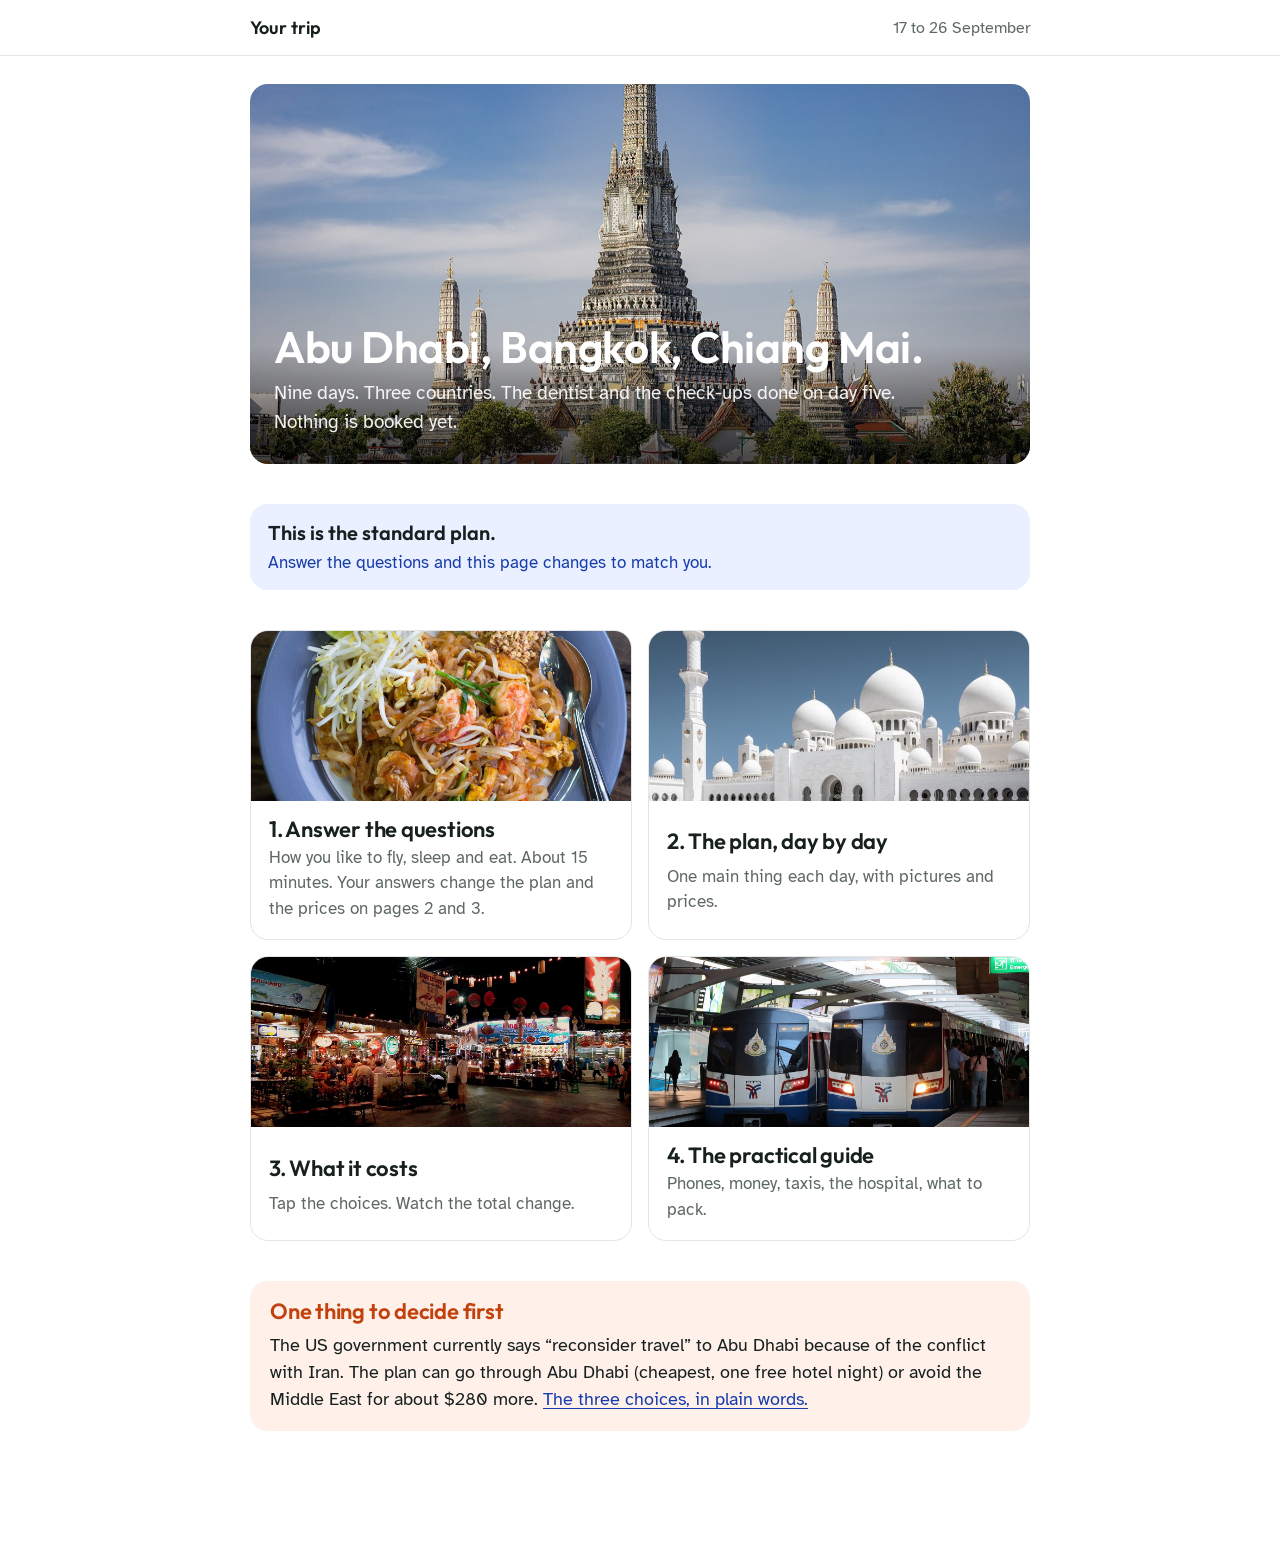
<file: index.html>
<!doctype html>
<html lang="en">
<head>
<meta charset="utf-8">
<meta name="viewport" content="width=device-width, initial-scale=1">
<title>Cajetan &amp; Stella's Trip</title>
<link rel="stylesheet" href="https://fonts.googleapis.com/css2?family=Atkinson+Hyperlegible:wght@400;700&family=Outfit:wght@500;600&display=swap">
<link rel="stylesheet" href="style.css">
</head>
<body>
<div class="nav"><div class="in"><a class="home" href="index.html">Your trip</a><span class="where">17 to 26 September</span></div></div>
<main class="page">
  <section class="hero">
    <img src="img/wat_arun.jpg" alt="">
    <div class="txt">
      <h1>Abu Dhabi, Bangkok, Chiang Mai.</h1>
      <p>Nine days. Three countries. The dentist and the check-ups done on day five. Nothing is booked yet.</p>
    </div>
  </section>

  <div id="persBox"></div>

  <nav class="tiles" aria-label="Sections">
    <a class="tile" href="questions.html"><img src="img/pad_thai.jpg" alt=""><div class="t"><h3>1. Answer the questions</h3><p id="qBlurb">How you like to fly, sleep and eat. About 15 minutes. Your answers change the plan and the prices on pages 2 and 3.</p></div></a>
    <a class="tile" href="plan.html"><img src="img/grand_mosque.jpg" alt=""><div class="t"><h3>2. The plan, day by day</h3><p>One main thing each day, with pictures and prices.</p></div></a>
    <a class="tile" href="costs.html"><img src="img/night_bazaar.jpg" alt=""><div class="t"><h3>3. What it costs</h3><p>Tap the choices. Watch the total change.</p></div></a>
    <a class="tile" href="guide.html"><img src="img/bts_skytrain.jpg" alt=""><div class="t"><h3>4. The practical guide</h3><p>Phones, money, taxis, the hospital, what to pack.</p></div></a>
  </nav>

  <section class="notice">
    <h2>One thing to decide first</h2>
    <p>The US government currently says “reconsider travel” to Abu Dhabi because of the conflict with Iran. The plan can go through Abu Dhabi (cheapest, one free hotel night) or avoid the Middle East for about $280 more. <a href="guide.html#safety">The three choices, in plain words.</a></p>
  </section>
</main>
<script src="trip.js"></script>
<script>
  const A = getAnswers(), n = answeredCount(A);
  document.getElementById('persBox').innerHTML = personalBanner(A);
  if (n) { const t = totals(costChoices(decide(A))); document.getElementById('qBlurb').textContent = n + ' of 29 answered. Your plan and prices below match them.'; }
</script>
</body>
</html>
</file>
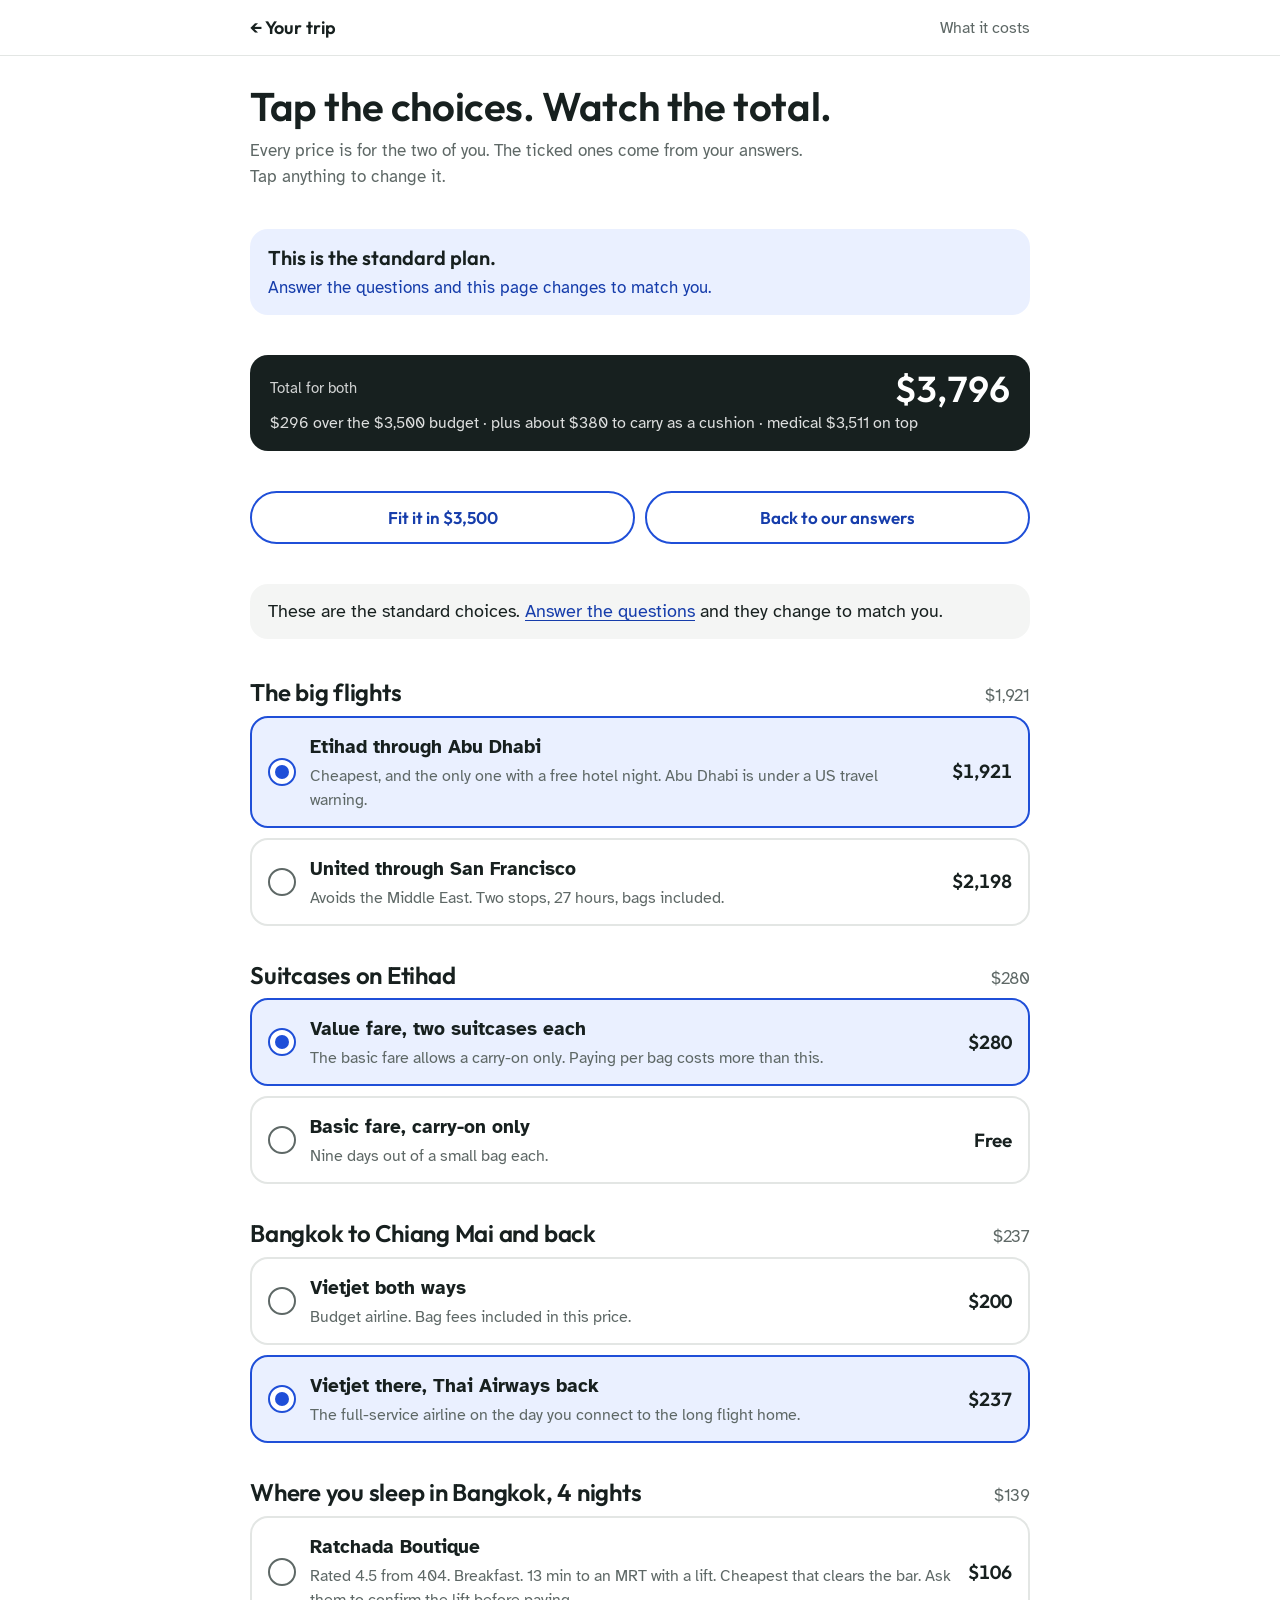
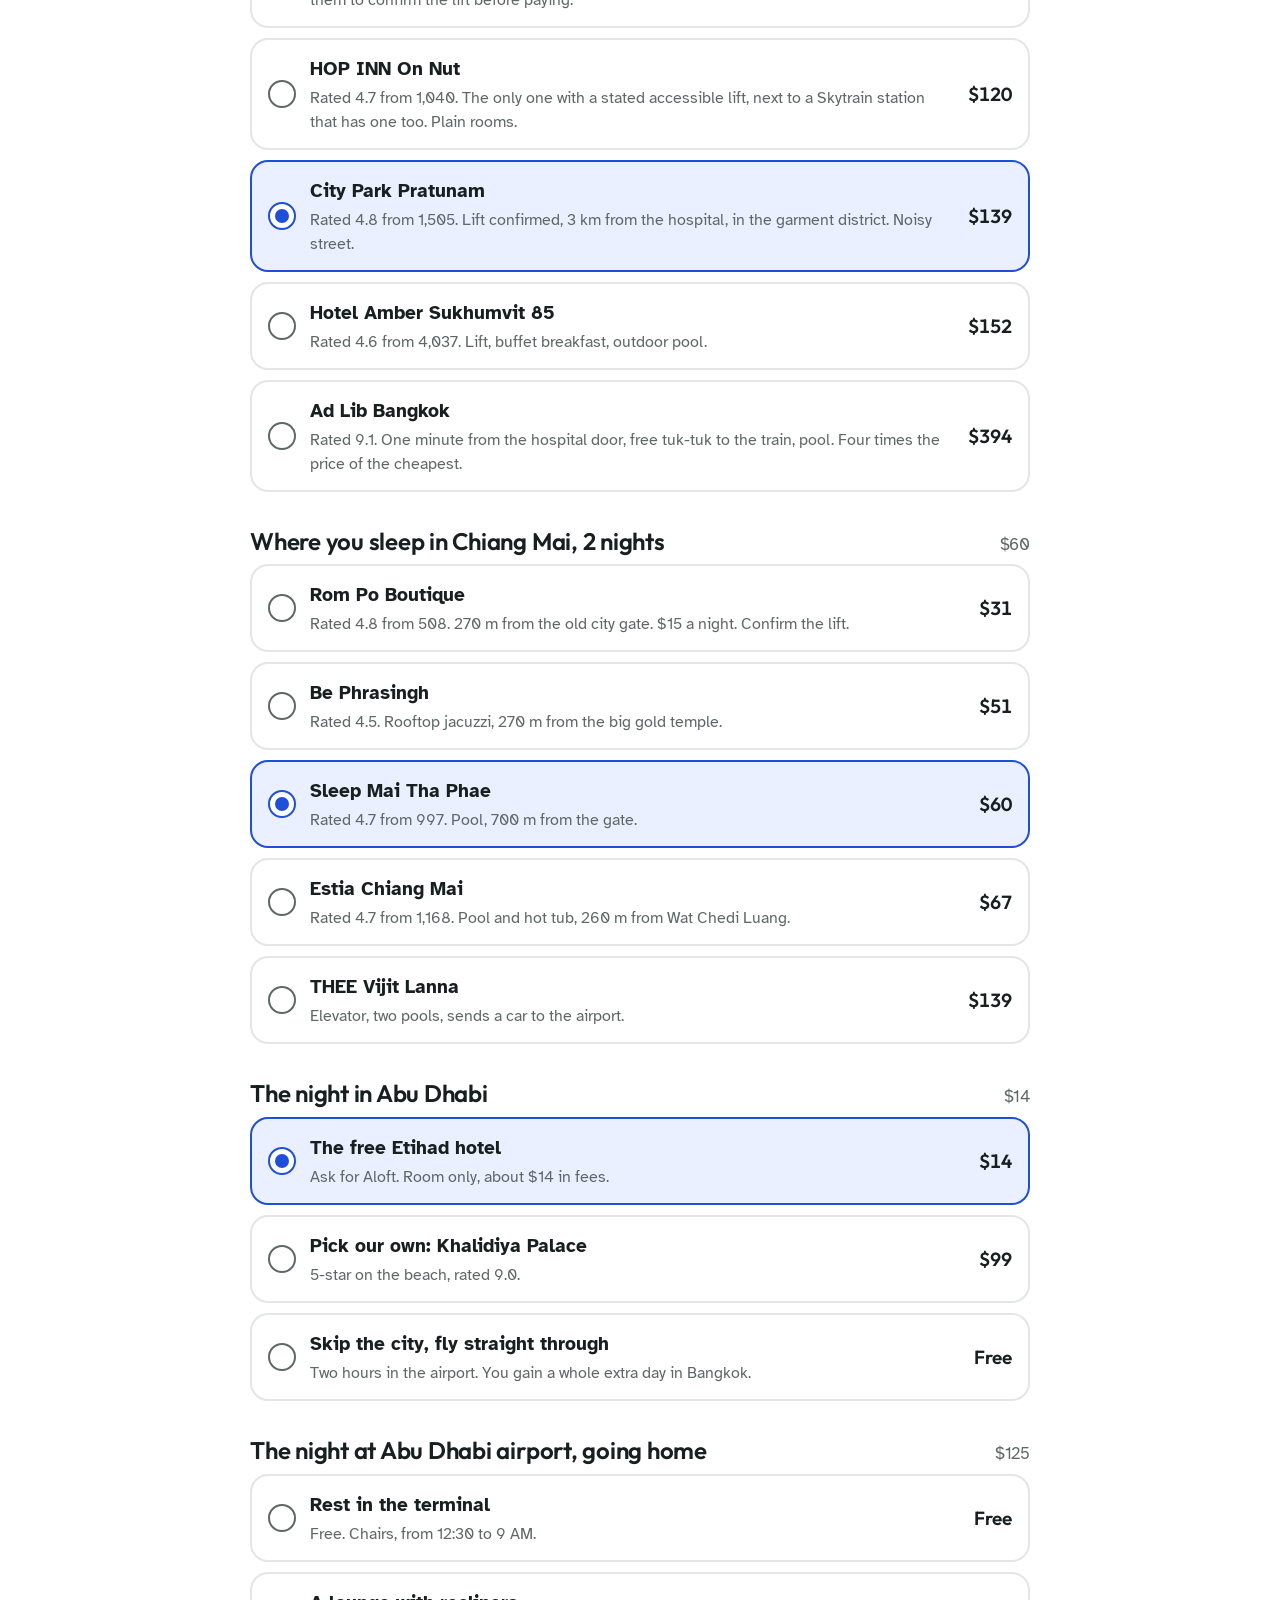
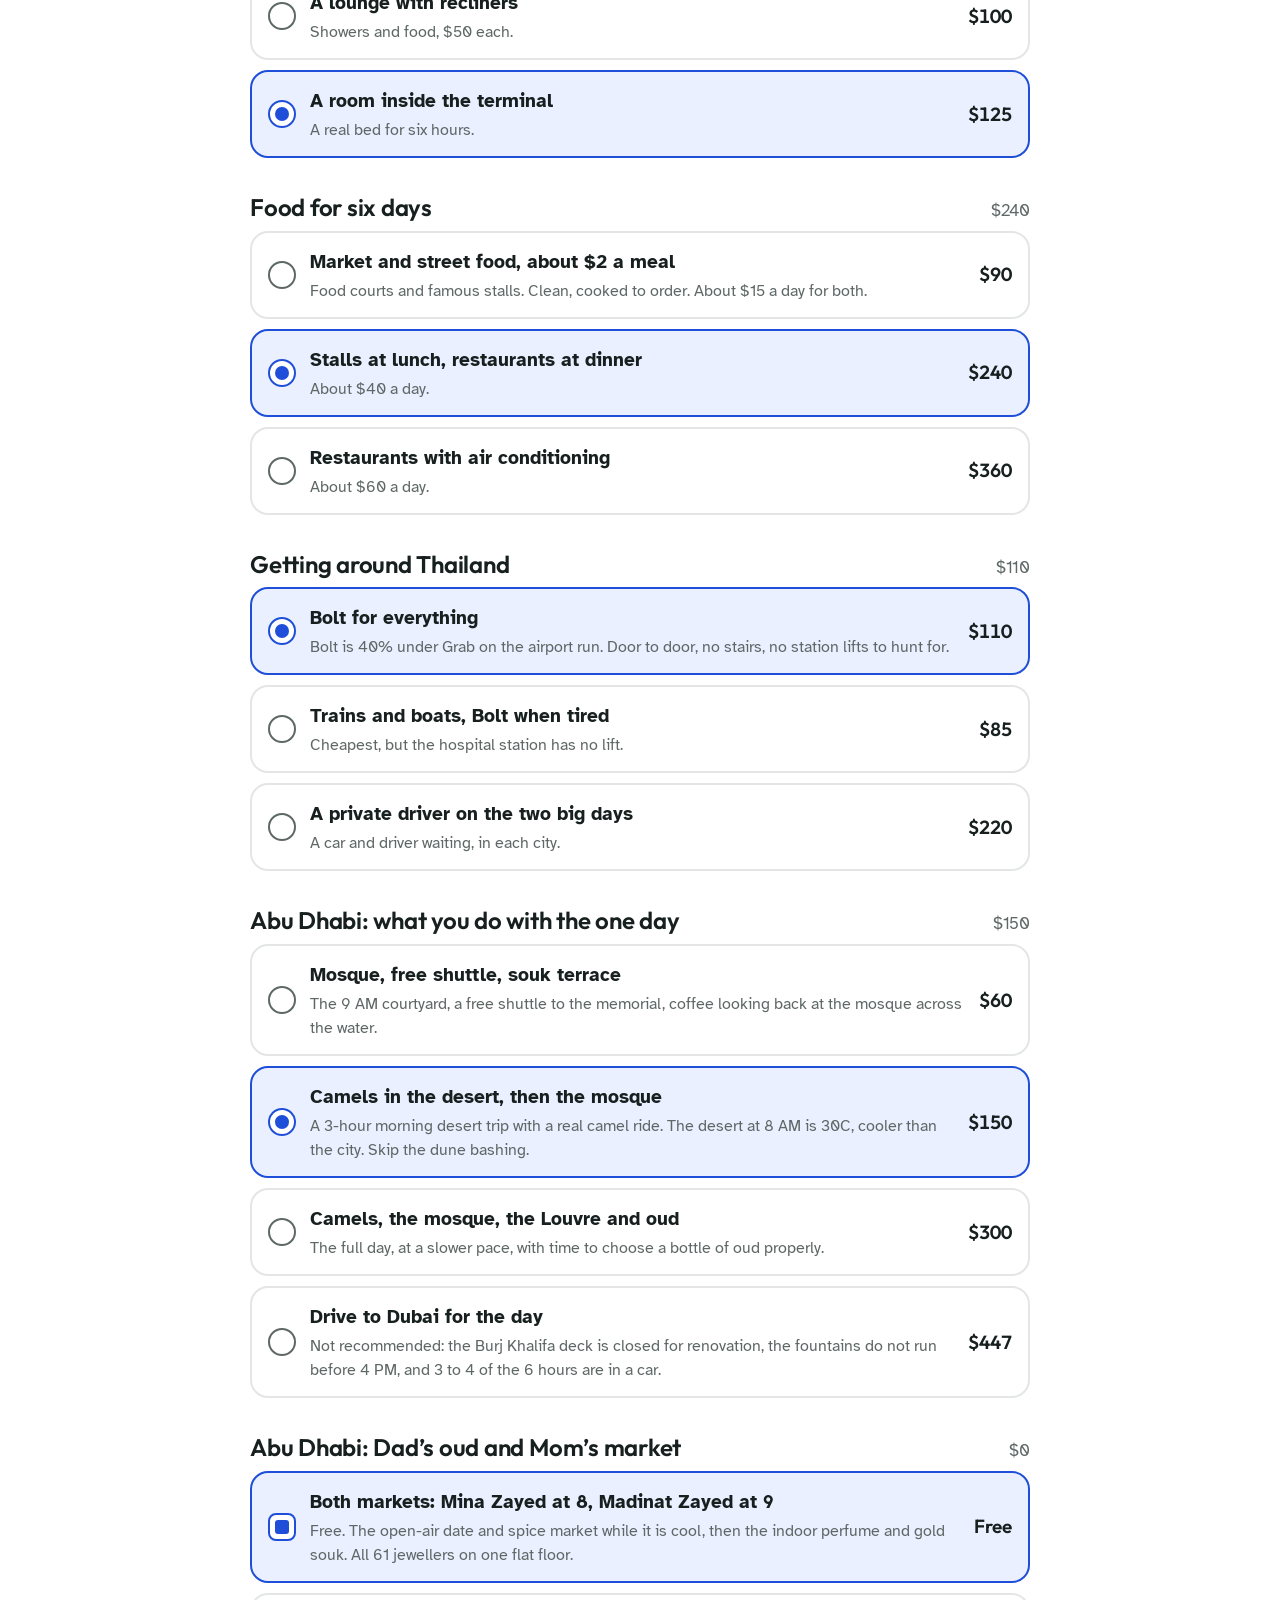
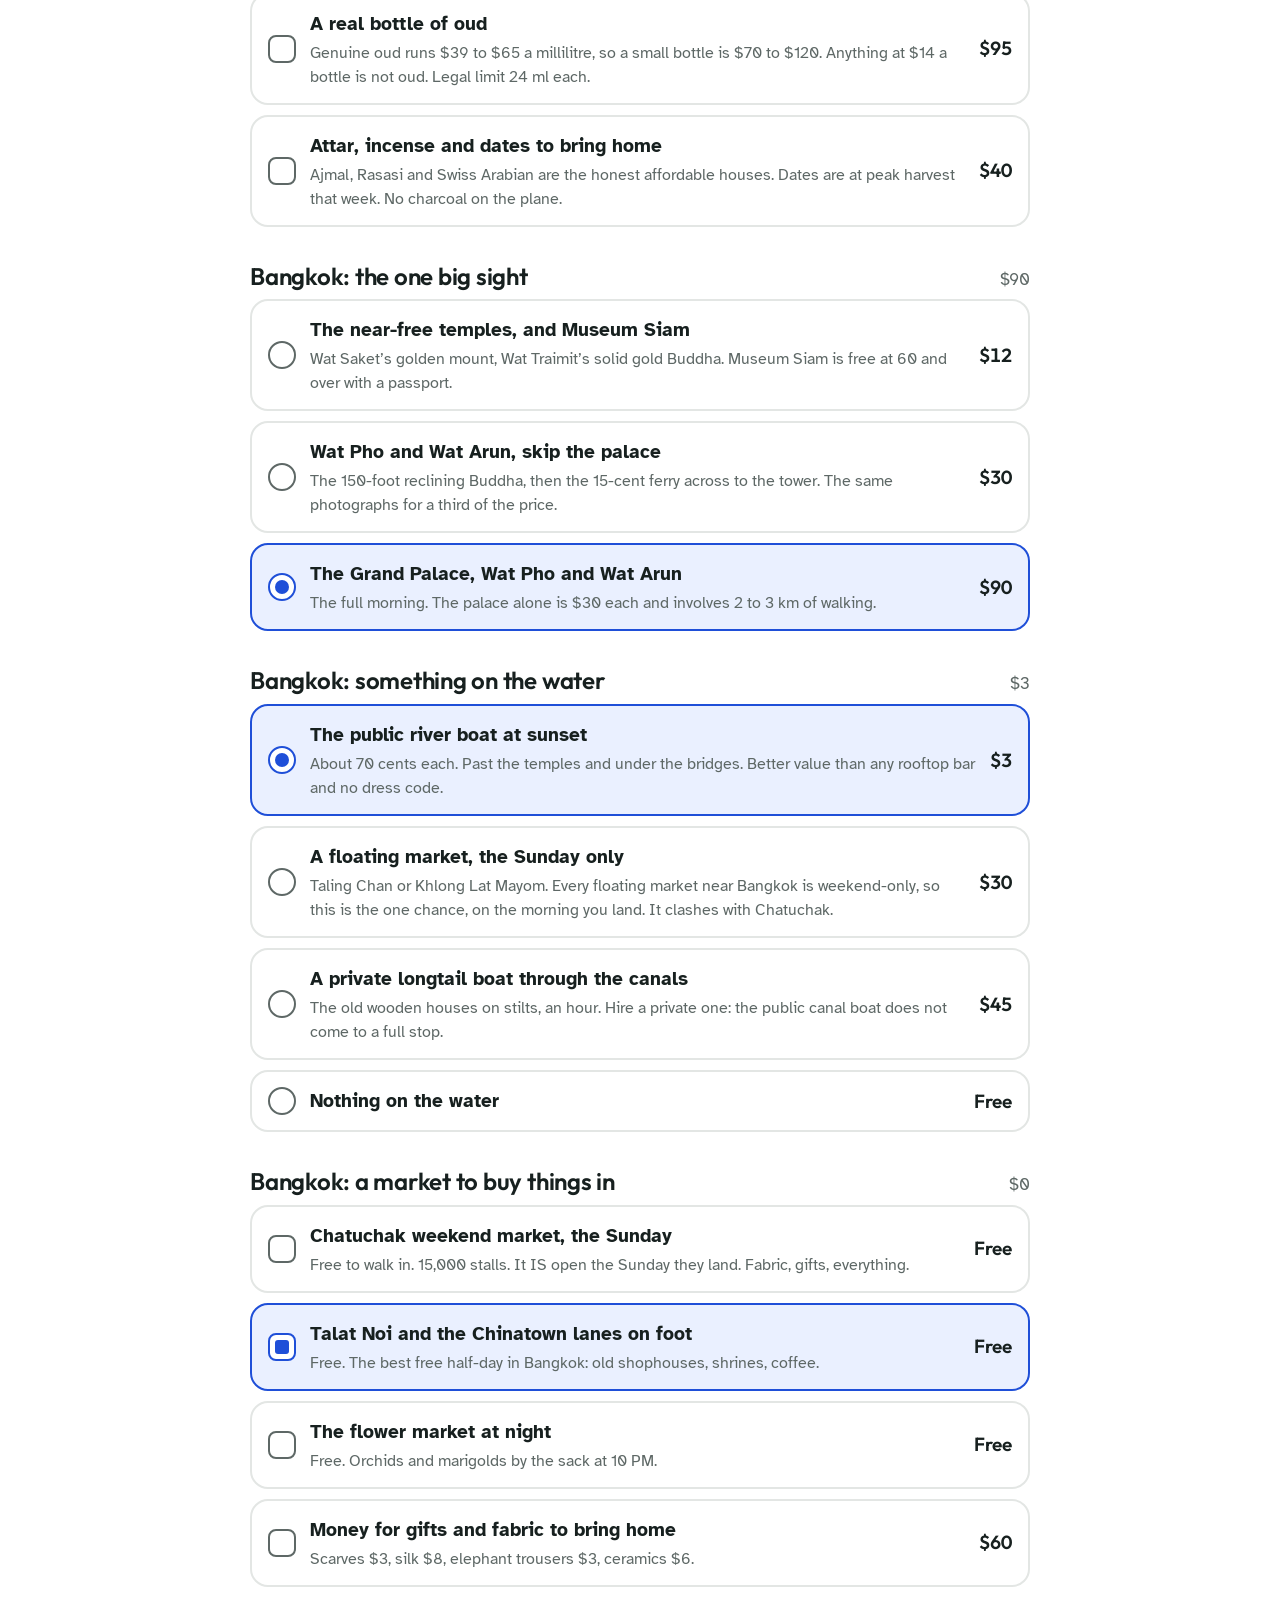
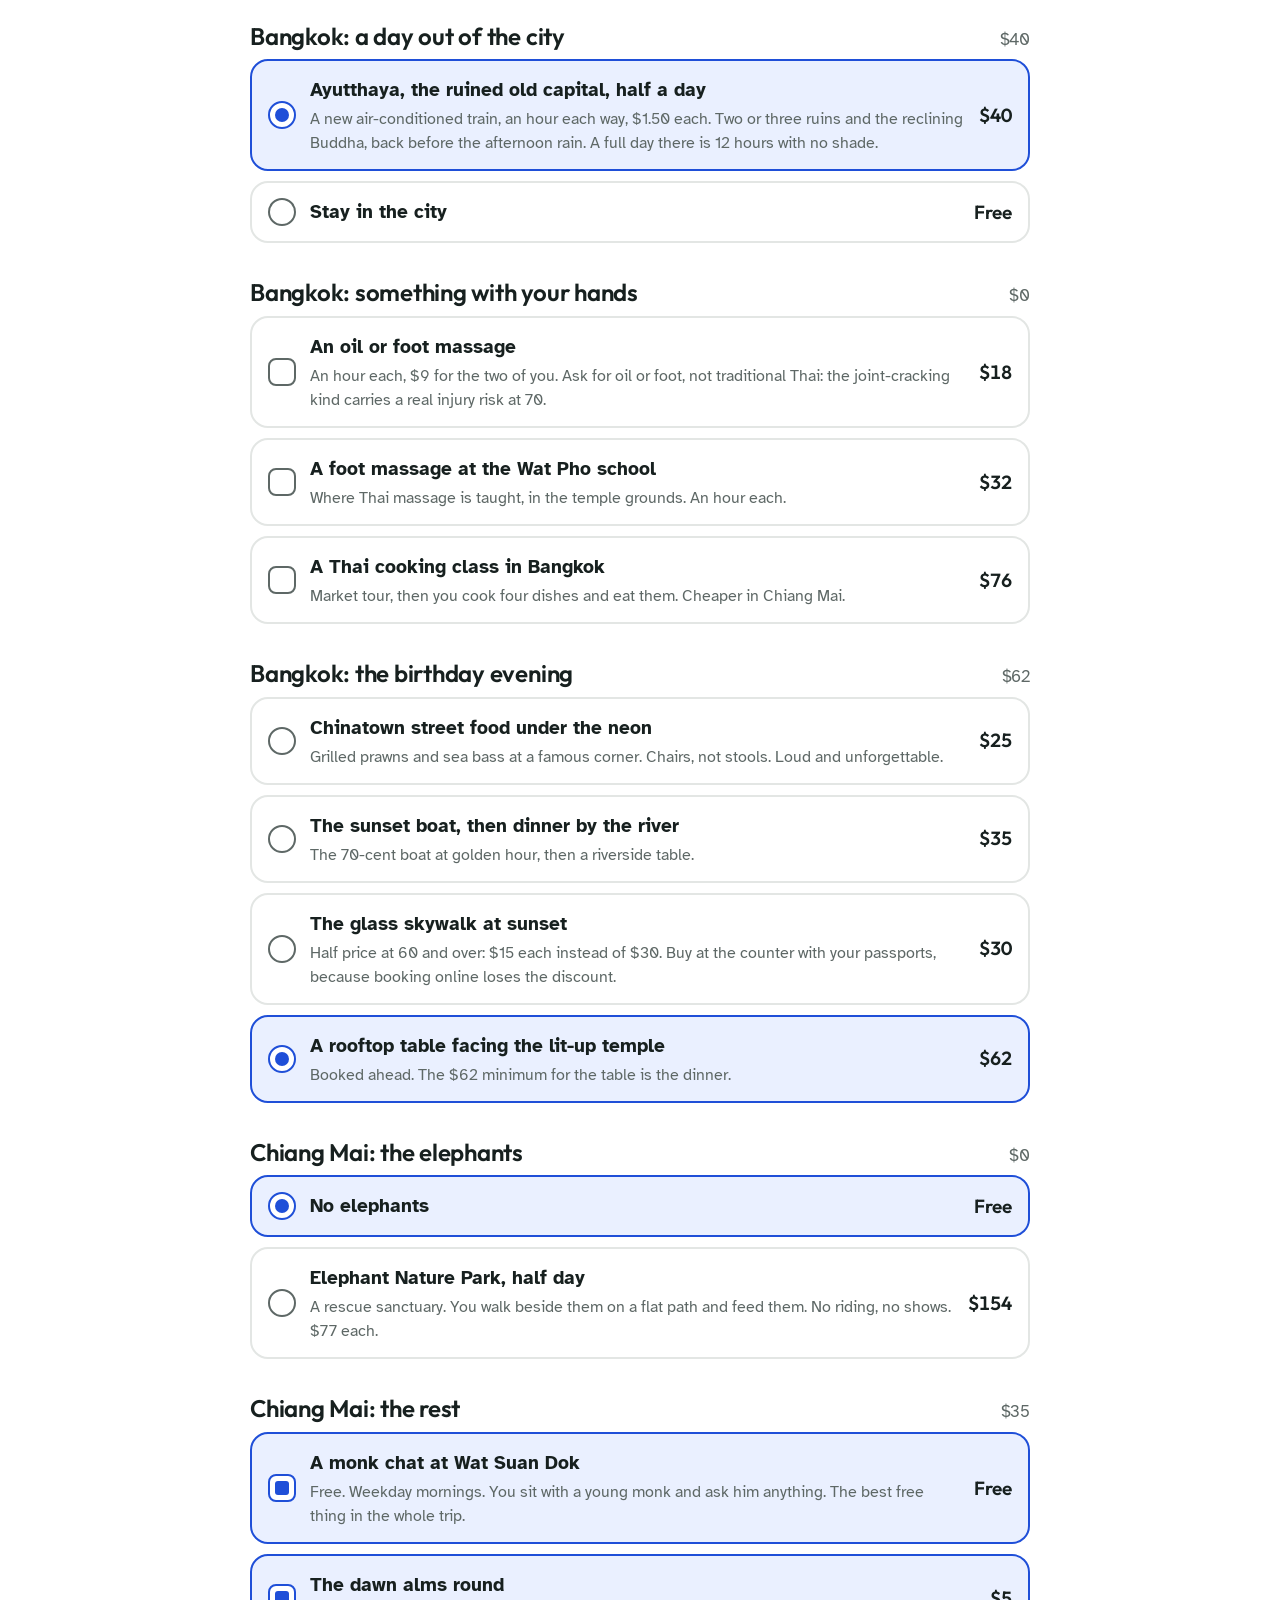
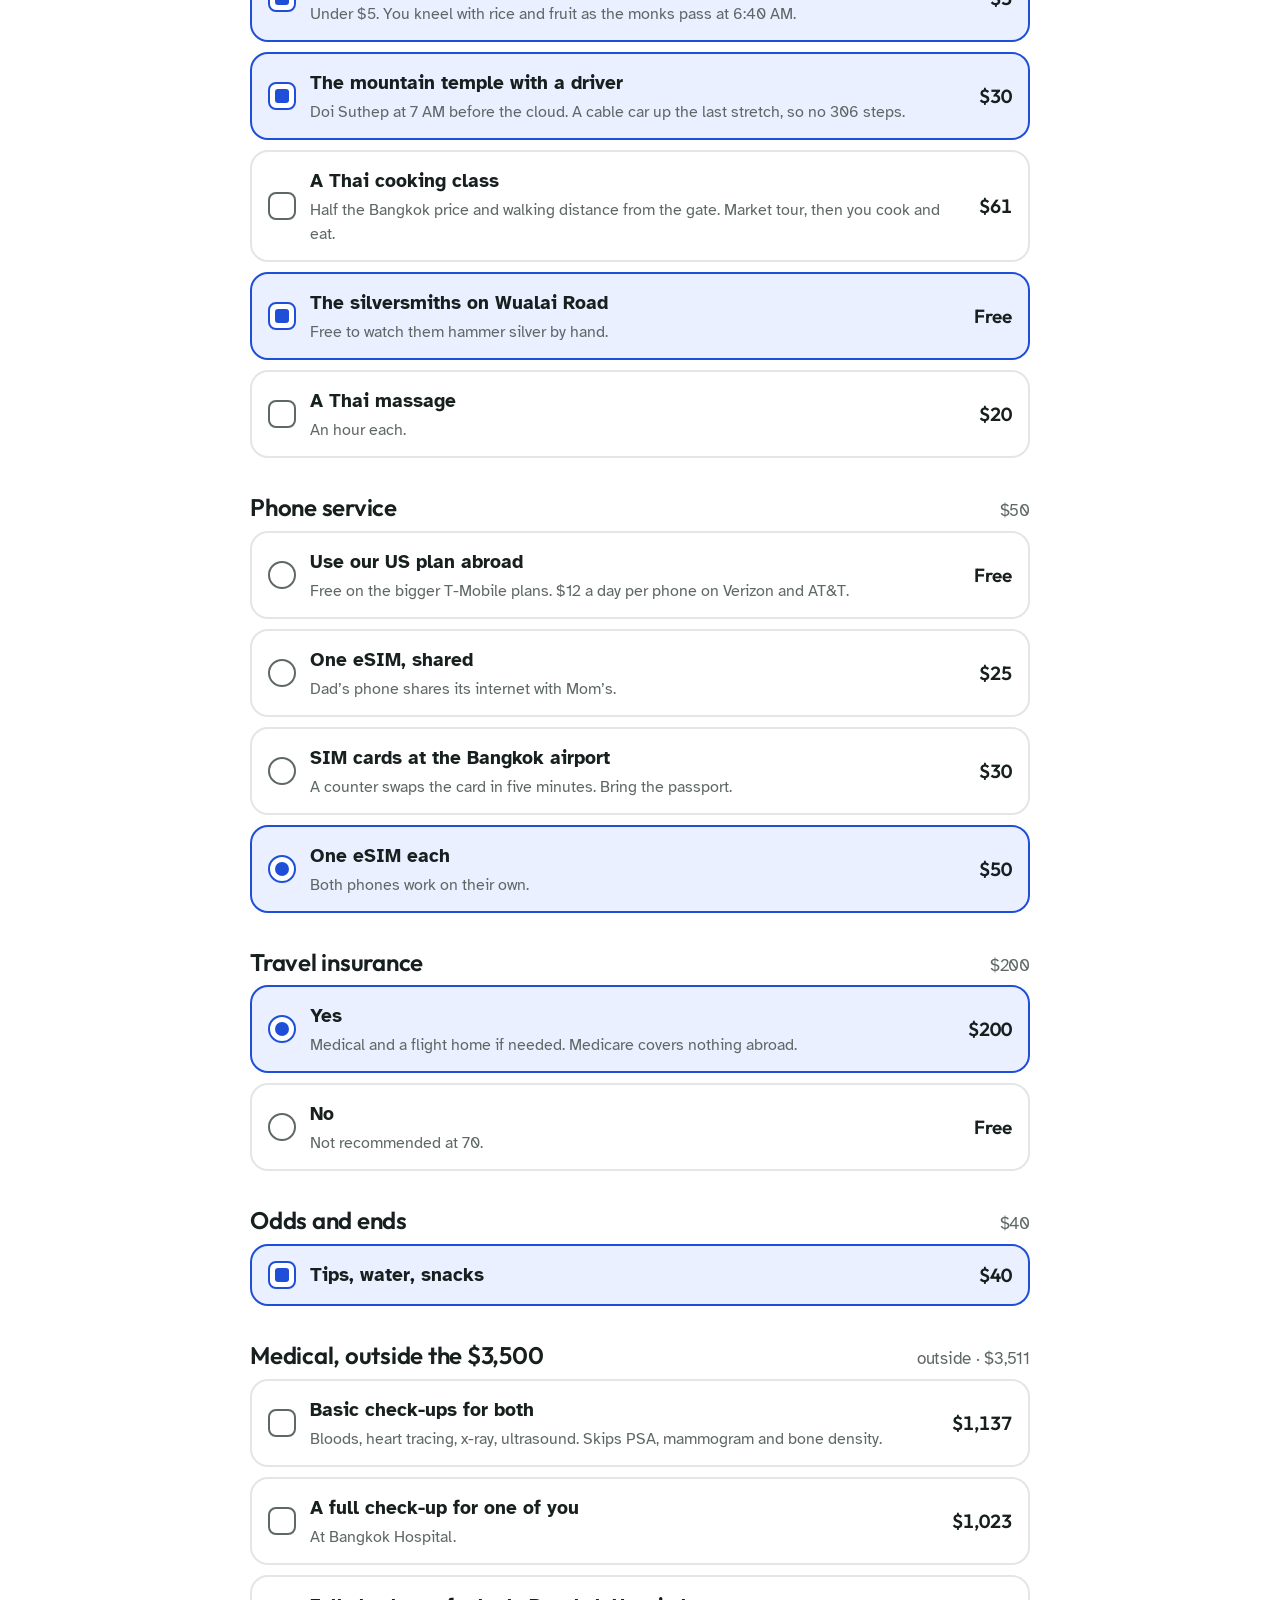
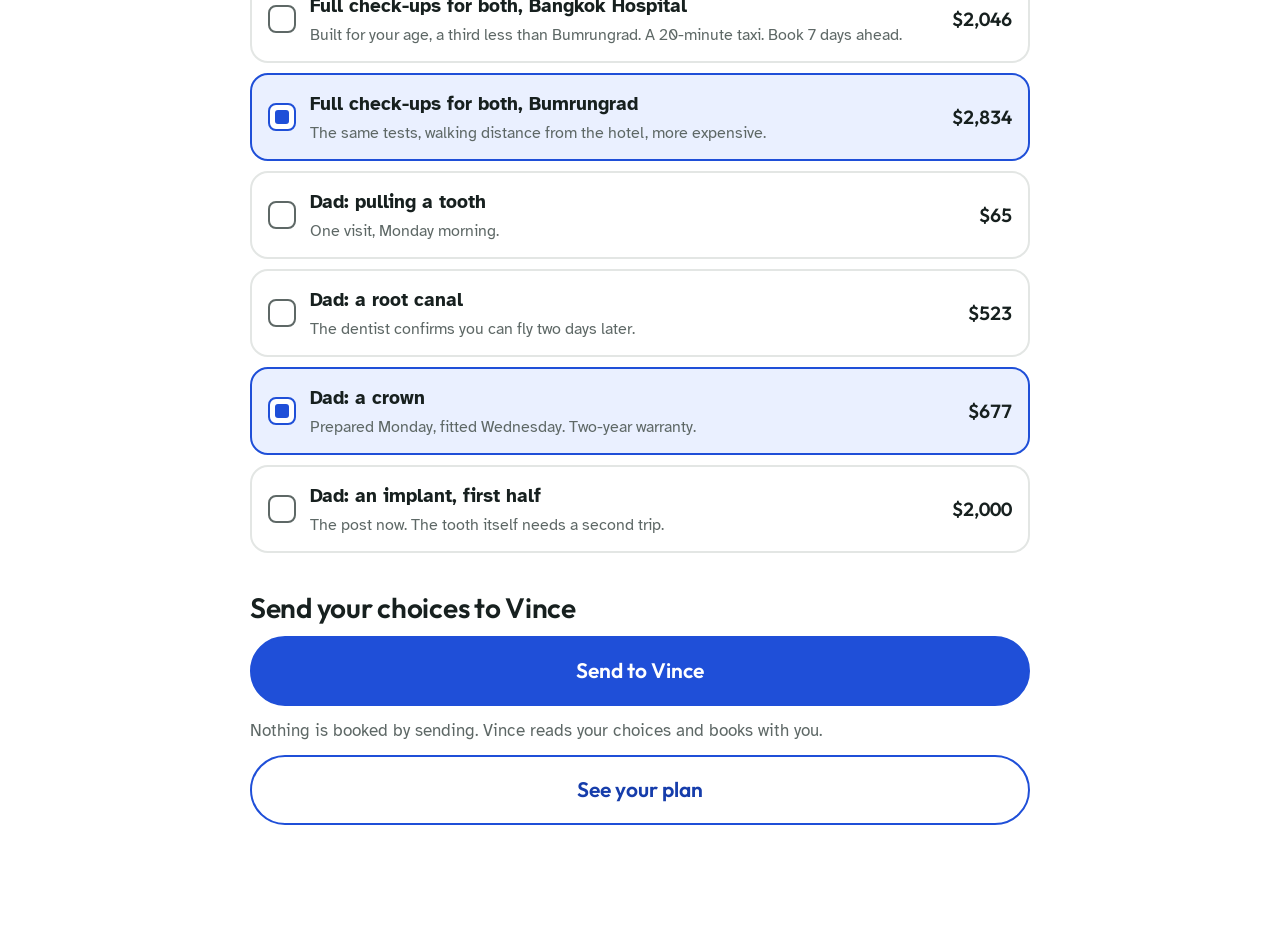
<file: costs.html>
<!doctype html>
<html lang="en">
<head>
<meta charset="utf-8">
<meta name="viewport" content="width=device-width, initial-scale=1">
<title>What It Costs</title>
<link rel="stylesheet" href="https://fonts.googleapis.com/css2?family=Atkinson+Hyperlegible:wght@400;700&family=Outfit:wght@500;600&display=swap">
<link rel="stylesheet" href="style.css">
<style>
  .total { position: sticky; top: 62px; z-index: 4; background: var(--ink); color: #fff; border-radius: var(--r); padding: 16px 20px; display: grid; grid-template-columns: 1fr auto; gap: 4px 14px; align-items: center; }
  .total .k { font-size: 15px; opacity: .8; }
  .total .v { font-family: "Outfit", sans-serif; font-size: 36px; font-weight: 600; line-height: 1; font-variant-numeric: tabular-nums; }
  .total .vs { grid-column: 1 / -1; font-size: 16px; opacity: .85; }
  .group { display: grid; gap: 10px; }
  .group h2 { display: flex; justify-content: space-between; align-items: baseline; gap: 10px; font-size: 24px; }
  .group h2 span { font-family: "Atkinson Hyperlegible", sans-serif; font-size: 17px; color: var(--ink-2); font-weight: 400; white-space: nowrap; }
  .group.off { opacity: .45; }
  .tag { display: inline-block; font-size: 12px; font-weight: 700; letter-spacing: .05em; text-transform: uppercase; padding: 2px 8px; border-radius: 999px; margin-left: 6px; vertical-align: middle; background: var(--accent-wash); color: var(--accent-2); }
  .meter { background: var(--bg-2); border-radius: var(--r); padding: 14px 18px; font-size: 18px; }
  .meter b { font-family: "Outfit", sans-serif; font-weight: 600; }
  .presets { display: flex; gap: 10px; flex-wrap: wrap; }
  .presets .btn { flex: 1 1 160px; min-height: 52px; font-size: 17px; }
  .gave { background: var(--warn-wash); border-radius: var(--r); padding: 14px 18px; font-size: 17px; display: none; }
  .gave.show { display: block; }
  .gave b { font-family: "Outfit", sans-serif; font-weight: 600; }
</style>
</head>
<body>
<div class="nav"><div class="in"><a class="home" href="index.html">← Your trip</a><span class="where">What it costs</span></div></div>
<main class="page">
  <header style="display:grid;gap:10px">
    <h1>Tap the choices. Watch the total.</h1>
    <p class="small">Every price is for the two of you. The ticked ones come from your answers. Tap anything to change it.</p>
  </header>
  <div id="persBox"></div>
  <div class="total"><span class="k">Total for both</span><span class="v" id="totalV">$0</span><span class="vs" id="totalVs"></span></div>
  <div class="presets">
    <button class="btn secondary" id="pFit" type="button">Fit it in $3,500</button>
    <button class="btn secondary" id="pAnswers" type="button">Back to our answers</button>
  </div>
  <div class="meter" id="saveline"></div>
  <div class="gave" id="gaveBox"></div>
  <div id="groups" style="display:grid;gap:36px"></div>
  <section style="display:grid;gap:12px">
    <h2>Send your choices to Vince</h2>
    <button class="btn big" id="sendBtn" type="button">Send to Vince</button>
    <p class="small" id="sendStatus">Nothing is booked by sending. Vince reads your choices and books with you.</p>
    <a class="btn secondary big" href="plan.html">See your plan</a>
  </section>
</main>
<div class="toast" id="toast" role="status"></div>
<script src="trip.js"></script>
<script>
const A = getAnswers(), D = decide(A), G = CATALOG;
const seeded = costChoices(D);
const nowStamp = stamp(A);
let sel = null;
try { const saved = JSON.parse(localStorage.getItem(COSTS_KEY) || 'null'); if (saved && localStorage.getItem('ptrip.coststamp') === nowStamp) sel = saved; } catch (e) {}
if (!sel) sel = JSON.parse(JSON.stringify(seeded));
G.forEach(g => { if (sel[g.id] == null) sel[g.id] = g.mode === 'one' ? g.o[0].id : []; });
const save = () => { try { localStorage.setItem(COSTS_KEY, JSON.stringify(sel)); localStorage.setItem('ptrip.coststamp', nowStamp); } catch (e) {} };
const money = fmtMoney;
const esc = s => String(s).replace(/&/g, '&amp;').replace(/</g, '&lt;').replace(/>/g, '&gt;').replace(/"/g, '&quot;');
const off = id => groupOff(id, sel);
const gTotal = (g, base) => groupTotal(g, sel, base);
const isSeeded = (g, o) => { const v = seeded[g.id]; return g.mode === 'one' ? v === o.id : Array.isArray(v) && v.includes(o.id); };
function seededTotal() { const keep = sel; sel = seeded; const r = totals(sel).inside; sel = keep; return r; }
function reasonFor(id) {
  return ({
    flights: D.skipAUH ? '' : '',
    stopover: D.skipAUH ? 'no, straight through to Bangkok' : (A.stopover === 'yes' ? 'yes, one night in Abu Dhabi' : ''),
    bkk: D.nearHospital ? 'walking distance to the hospital matters' : (D.comfort && D.wantsPool ? 'you would pay more for the nicer place, and you want a pool' : (D.frugal ? 'you would rather save it for food and outings' : '')),
    cnx: D.comfort && D.wantsQuiet ? 'quiet at night matters' : '',
    food: D.acFood ? 'you prefer restaurants with air conditioning' : (D.streetFood ? 'yes, take me to the night market' : (D.frugal ? 'you would rather save it' : '')),
    transport: D.noStairs ? 'please avoid stairs' : (D.hot ? 'keep me in air conditioning' : ''),
    phone: D.tmobile ? 'you are with T-Mobile, so this is already included' : (D.phoneUnsure ? 'you are not sure which phone you have' : ''),
    layover: A.layover_home ? 'what you chose for the night at the airport' : '',
    cnxdo: D.elephants ? 'yes to the elephants' : (A.elephants ? 'the elephants only if it is easy' : ''),
    bkkdo: A.birthday ? 'the birthday dinner you chose' : '',
    medical: (A.checkup || A.dental_type) ? 'what you said about the check-up and the dentist' : '',
    auh: D.lowEnergyAUH ? 'you would rather take the Abu Dhabi day slowly' : ''
  })[id] || '';
}
function render() {
  const { inside, cushion, outside, base } = totals(sel);
  document.getElementById('totalV').textContent = money(inside);
  const diff = BUDGET - inside;
  document.getElementById('totalVs').textContent = (diff >= 0 ? money(diff) + ' under the $3,500 budget' : money(-diff) + ' over the $3,500 budget') + ' · plus about ' + money(cushion) + ' to carry as a cushion · medical ' + money(outside) + ' on top';
  const s = seededTotal() - inside;
  document.getElementById('saveline').innerHTML = !D.answered
    ? 'These are the standard choices. <a href="questions.html">Answer the questions</a> and they change to match you.'
    : (s > 0 ? '<b>' + money(s) + ' cheaper</b> than what your answers picked.' : (s < 0 ? '<b>' + money(-s) + ' more</b> than what your answers picked.' : 'This is what your answers picked. Tap anything to change it.'));
  let h = '';
  G.forEach(g => {
    const isOff = off(g.id), rsn = reasonFor(g.id);
    h += '<section class="group' + (isOff ? ' off' : '') + '"><h2>' + esc(g.title) + '<span>' + (isOff ? 'not counted' : (g.outside ? 'outside · ' : '') + money(gTotal(g, base))) + '</span></h2>';
    if (rsn && !isOff && D.answered) h += why(esc(rsn));
    h += '<div class="options">';
    g.o.forEach(o => {
      const on = g.mode === 'one' ? sel[g.id] === o.id : (sel[g.id] || []).includes(o.id);
      const price = o.dyn === 'buffer' ? money(base * 0.10) : (o.p === 0 ? 'Free' : money(o.p));
      h += '<button type="button" class="opt priced' + (g.mode === 'many' ? ' check' : '') + '" role="' + (g.mode === 'one' ? 'radio' : 'checkbox') + '" aria-checked="' + on + '" data-g="' + g.id + '" data-o="' + o.id + '"><span class="box"></span><span><span class="lbl">' + esc(o.l) + (D.answered && isSeeded(g, o) ? '<span class="tag">Your answers</span>' : '') + '</span>' + (o.s ? '<span class="sub">' + esc(o.s) + '</span>' : '') + '</span><span class="price">' + price + '</span></button>';
    });
    h += '</div></section>';
  });
  document.getElementById('groups').innerHTML = h;
  document.getElementById('persBox').innerHTML = personalBanner(A);
  markStamp(A);
  document.querySelectorAll('.opt').forEach(b => b.addEventListener('click', () => {
    const g = G.find(x => x.id === b.dataset.g), o = b.dataset.o;
    if (g.mode === 'one') sel[g.id] = o;
    else {
      const arr = (sel[g.id] || []).slice(), i = arr.indexOf(o);
      if (i >= 0) arr.splice(i, 1);
      else { arr.push(o); EXCLUSIVE.forEach(set => { if (set.includes(o)) set.filter(x => x !== o).forEach(x => { const j = arr.indexOf(x); if (j >= 0) arr.splice(j, 1); }); }); }
      sel[g.id] = arr;
    }
    save(); const y = window.scrollY; render(); window.scrollTo(0, y);
  }));
}
render();
document.getElementById('pFit').addEventListener('click', () => {
  const r = fitBudget(sel, BUDGET);
  sel = r.sel; save(); render();
  const box = document.getElementById('gaveBox');
  if (!r.gave.length) box.innerHTML = '<b>Already under $3,500.</b> Nothing had to go.';
  else box.innerHTML = '<b>' + (r.fits ? 'Now ' + money(r.total) + '.' : 'Trimmed to ' + money(r.total) + ', still over.') + '</b> To get there it dropped: ' + r.gave.join('; ') + '. Tap anything back on if you would rather keep it and go over.';
  box.classList.add('show'); box.scrollIntoView({ block: 'nearest' });
});
document.getElementById('pAnswers').addEventListener('click', () => {
  sel = JSON.parse(JSON.stringify(seeded)); save(); render();
  document.getElementById('gaveBox').classList.remove('show');
  window.scrollTo({ top: 0 });
});
const toastEl = document.getElementById('toast');
function toast(m) { toastEl.textContent = m; toastEl.classList.add('show'); setTimeout(() => toastEl.classList.remove('show'), 2000); }
document.getElementById('sendBtn').addEventListener('click', async () => {
  const btn = document.getElementById('sendBtn'), st = document.getElementById('sendStatus');
  btn.disabled = true; st.textContent = 'Sending…';
  const { inside, outside, base } = totals(sel), answers = {}, labels = {};
  G.forEach(g => { answers['cost_' + g.id] = off(g.id) ? 'not counted' : (g.mode === 'one' ? (g.o.find(o => o.id === sel[g.id]) || {}).l : g.o.filter(o => (sel[g.id] || []).includes(o.id)).map(o => o.l)); labels['cost_' + g.id] = g.title + ' (' + money(gTotal(g, base)) + ')'; });
  answers.total_inside = money(inside); labels.total_inside = 'Total for both';
  answers.total_medical = money(outside); labels.total_medical = 'Medical, outside';
  try {
    const body = new URLSearchParams();
    body.set('payload', JSON.stringify({ token: 'ptrip_2026_kx7Qm9', who: A.who || 'unknown', section: 'costs', answers, labels, sentAt: new Date().toISOString() }));
    const r = await fetch('https://n8n.americanlifeteam.com/webhook/parents-trip-answers', { method: 'POST', body });
    const j = await r.json().catch(() => ({}));
    if (r.ok && j.ok) { st.textContent = 'Sent. Vince has your choices.'; btn.textContent = 'Sent'; toast('Sent to Vince'); } else throw new Error(j.error || ('HTTP ' + r.status));
  } catch (e) { st.textContent = 'It did not go through (' + e.message + '). Try again in a minute.'; btn.disabled = false; }
});
</script>
</body>
</html>
</file>
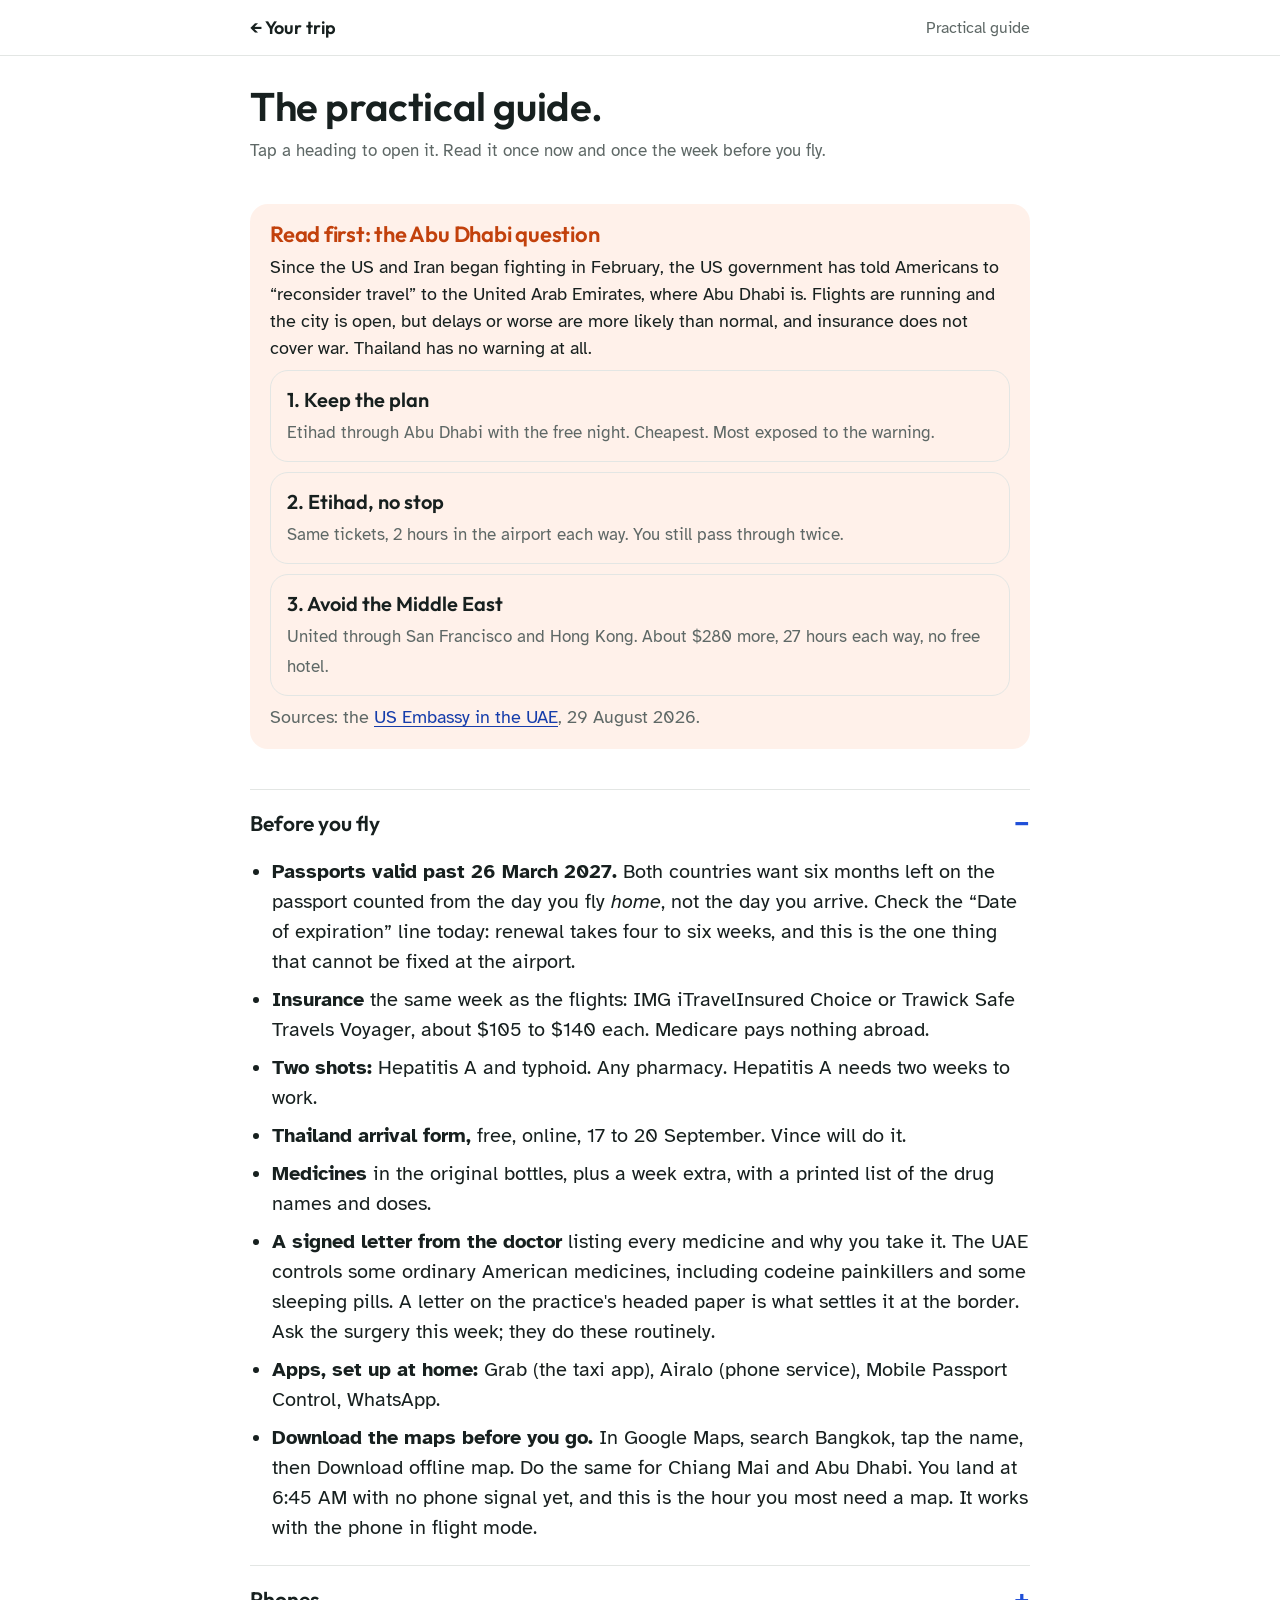
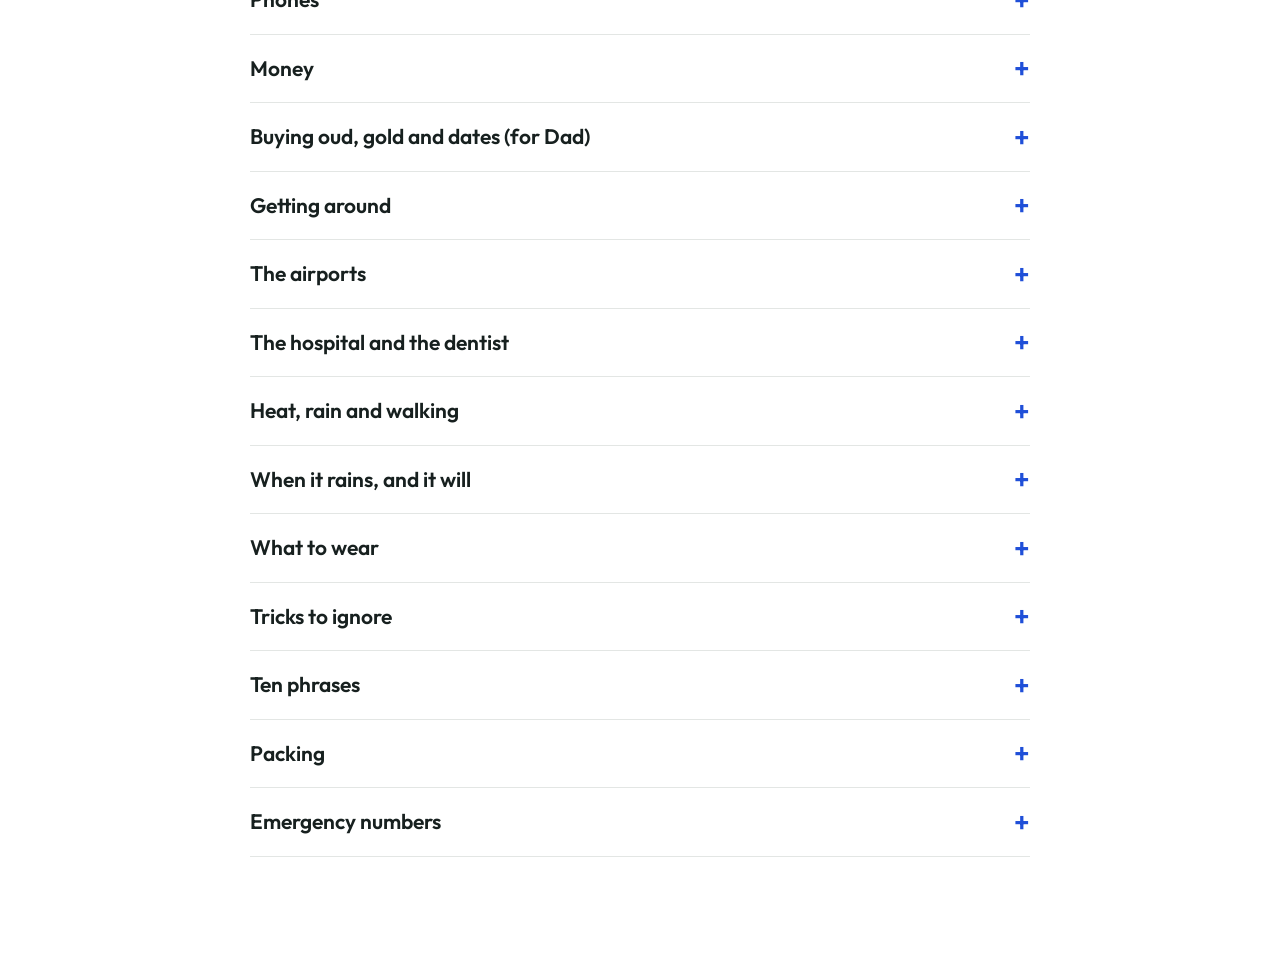
<file: guide.html>
<!doctype html>
<html lang="en">
<head>
<meta charset="utf-8">
<meta name="viewport" content="width=device-width, initial-scale=1">
<title>Practical Guide</title>
<link rel="stylesheet" href="https://fonts.googleapis.com/css2?family=Atkinson+Hyperlegible:wght@400;700&family=Outfit:wght@500;600&display=swap">
<link rel="stylesheet" href="style.css">
<style>
  .three { display: grid; gap: 10px; }
  .three div { border: 1px solid var(--line); border-radius: var(--r); padding: 14px 16px; }
  .three b { font-family: "Outfit", sans-serif; font-weight: 600; display: block; margin-bottom: 2px; }
  .three span { font-size: 17px; color: var(--ink-2); }
  table { border-collapse: collapse; width: 100%; font-size: 17px; }
  td { padding: 8px 10px 8px 0; vertical-align: top; border-bottom: 1px solid var(--line); }
  td:first-child { font-family: "Outfit", sans-serif; font-weight: 600; white-space: nowrap; }
  .tablewrap { overflow-x: auto; min-width: 0; }
</style>
</head>
<body>
<div class="nav"><div class="in"><a class="home" href="index.html">← Your trip</a><span class="where">Practical guide</span></div></div>
<main class="page">
  <header style="display:grid;gap:10px">
    <h1>The practical guide.</h1>
    <p class="small">Tap a heading to open it. Read it once now and once the week before you fly.</p>
  </header>

  <section class="notice" id="safety">
    <h2>Read first: the Abu Dhabi question</h2>
    <p>Since the US and Iran began fighting in February, the US government has told Americans to “reconsider travel” to the United Arab Emirates, where Abu Dhabi is. Flights are running and the city is open, but delays or worse are more likely than normal, and insurance does not cover war. Thailand has no warning at all.</p>
    <div class="three">
      <div><b>1. Keep the plan</b><span>Etihad through Abu Dhabi with the free night. Cheapest. Most exposed to the warning.</span></div>
      <div><b>2. Etihad, no stop</b><span>Same tickets, 2 hours in the airport each way. You still pass through twice.</span></div>
      <div><b>3. Avoid the Middle East</b><span>United through San Francisco and Hong Kong. About $280 more, 27 hours each way, no free hotel.</span></div>
    </div>
    <p class="small">Sources: the <a href="https://ae.usembassy.gov/travel-advisory-united-arab-emirates-level-3-reconsider-travel-august-29-2026/">US Embassy in the UAE</a>, 29 August 2026.</p>
  </section>

  <div>
    <details open>
      <summary>Before you fly</summary>
      <div class="body"><ul class="dots">
        <li><b>Passports valid past 26 March 2027.</b> Both countries want six months left on the passport counted from the day you fly <i>home</i>, not the day you arrive. Check the “Date of expiration” line today: renewal takes four to six weeks, and this is the one thing that cannot be fixed at the airport.</li>
        <li><b>Insurance</b> the same week as the flights: IMG iTravelInsured Choice or Trawick Safe Travels Voyager, about $105 to $140 each. Medicare pays nothing abroad.</li>
        <li><b>Two shots:</b> Hepatitis A and typhoid. Any pharmacy. Hepatitis A needs two weeks to work.</li>
        <li><b>Thailand arrival form,</b> free, online, 17 to 20 September. Vince will do it.</li>
        <li><b>Medicines</b> in the original bottles, plus a week extra, with a printed list of the drug names and doses.</li>
        <li><b>A signed letter from the doctor</b> listing every medicine and why you take it. The UAE controls some ordinary American medicines, including codeine painkillers and some sleeping pills. A letter on the practice's headed paper is what settles it at the border. Ask the surgery this week; they do these routinely.</li>
        <li><b>Apps, set up at home:</b> Grab (the taxi app), Airalo (phone service), Mobile Passport Control, WhatsApp.</li>
        <li><b>Download the maps before you go.</b> In Google Maps, search Bangkok, tap the name, then Download offline map. Do the same for Chiang Mai and Abu Dhabi. You land at 6:45 AM with no phone signal yet, and this is the hour you most need a map. It works with the phone in flight mode.</li>
      </ul></div>
    </details>
    <details>
      <summary>Phones</summary>
      <div class="body">
        <p>An eSIM is a phone plan you download instead of a card you push in. Buy it in the Airalo app at home on Wi-Fi. It switches on when you land.</p>
        <ul class="dots">
          <li><b>The cheap way:</b> one eSIM on Dad’s phone ($15.50 for both countries) with “Personal Hotspot” on for Mom’s phone.</li>
          <li><b>Does my phone do it?</b> iPhone XS or newer, Samsung S20 or newer. Dial *#06# on an iPhone: if you see “EID”, yes.</li>
          <li><b>If not:</b> a SIM card at the Bangkok airport, open all night, about $15. Bring the passport.</li>
          <li><b>WhatsApp:</b> works in Thailand. In Abu Dhabi, texts and photos work, calls do not.</li>
        </ul>
      </div>
    </details>
    <details>
      <summary>Money</summary>
      <div class="body">
        <p>100 baht is about $3. 1,000 baht is about $30. A street lunch is 60 to 100 baht. A taxi across Bangkok is 150 to 200.</p>
        <ul class="dots">
          <li><b>Cash machines</b> charge $7 every time. Take out the maximum once. Always choose “charge in baht”, never dollars.</li>
          <li><b>Open a Charles Schwab checking account now.</b> It refunds every one of those fees. The card takes two weeks to arrive.</li>
          <li><b>Bring $300 to $500</b> in new $100 bills. Change them at SuperRich in the airport basement, not upstairs.</li>
          <li><b>Cards</b> work at hotels, hospitals, malls and the taxi app. Cash for markets, street food, massages.</li>
          <li><b>Tips:</b> not expected in Thailand. Round up taxis. 50 to 100 baht after a massage.</li>
        </ul>
      </div>
    </details>
    <details>
      <summary>Buying oud, gold and dates (for Dad)</summary>
      <div class="body">
        <p>Two markets, ten minutes apart. Do them in this order on the Saturday.</p>
        <ul class="dots">
          <li><b>Mina Zayed first, 8 AM.</b> Open-air, so go while it is cool. Dates, spices, fish, carpets, the Iranian souk. <b>19 September is peak fresh date harvest</b> — the best week of the year to buy them. Dates ask $5 to $27 a kilo; expect to pay about half after bargaining. They vacuum-seal for the flight.</li>
          <li><b>Madinat Zayed at 9 AM.</b> Indoor, air-conditioned, about 31 perfume shops and 61 jewellers, and <b>every jeweller is on one flat ground floor</b>. Good toilets, taxis at every exit. Rated 4.3 from 31,000 reviews and it is not a tourist place. Four of the big perfume houses are in this one building: <b>Ajmal</b> (ground floor), <b>Rasasi</b>, <b>Swiss Arabian</b> and <b>Al Haramain</b> (shop F 87).</li>
          <li><b>Skip Souk Qaryat Al Beri and the World Trade Center souk.</b> Both open at 10 and Qaryat Al Beri's shops are shut during the day: it is an evening place, and you fly at 9 PM.</li>
        </ul>
        <p><b>What things actually cost.</b> Oud is sold by the <i>tola</i>, which is 12 ml. They will decant a quarter, a half or a full tola for you at the counter.</p>
        <ul class="dots">
          <li><b>An ordinary bottle of Arabian perfume: $8 to $14.</b> Ajmal, Rasasi, Al Haramain and Ard Al Zaafaran all sell 100 ml sprays at that price. Good gifts, and genuinely nice.</li>
          <li><b>The one number to remember: under $25 a millilitre, assume it is not real oud.</b> That is the industry's own threshold. A 12 ml tola therefore starts around $150 to $300 for the genuine entry-level article, and the mall chains ask $100 to $500 a tola depending on grade.</li>
          <li><b>Why it cannot be cheap:</b> a ton of agarwood yields one or two kilos of oil. Even using the cheapest wood in the world and the best yield anyone claims, the raw material alone is over $1,000 a tola. A $14 bottle is carrier oil with a synthetic scent. Roughly 80% of the "oud oil" sold worldwide is synthetic, diluted or blended.</li>
          <li>Agarwood chips to burn: $30 to $135 for 30 to 50 grams.</li>
        </ul>
        <p><b>How to tell real oud from perfumed oil.</b> A 12 ml bottle at $14 is a fraction of the real floor price, so it is carrier oil with a synthetic scent, whatever the label says. Bottles all labelled “Dehn Al Oud” run from $0.40 to $65 a millilitre, a 164-fold spread for the same three words.</p>
        <ul class="dots">
          <li><b>The best test is free: ask for a sample and leave the shop.</b> Put a drop on the back of the hand and smell it again after a few hours. Real oud changes as it dries: the sharp opening softens into something warmer. A synthetic smells the same at minute one and hour four. Anyone pressing him to decide inside ten minutes is relying on him not doing this.</li>
          <li><b>Second test, and it is hard to fake:</b> real oud oil is <b>thick</b>. Tilt the applicator: it gathers and takes its time falling. Thinned oil moves like water.</li>
          <li><b>Ask where it is from</b> — a species, a country, a year. "Traditional Arabian oud" is not an answer: the Middle East buys oud, it does not grow it. Real oud comes from Southeast Asia and India.</li>
          <li>A genuine seller will heat a chip for you, show you the raw wood, name where it came from, and be relaxed if you walk out.</li>
          <li><b>Walk away if</b> they put it on you before you agree, name a price only after you have committed, say it is the last one today, or mix it in the back where you cannot watch. And if the price drops from $500 to $80 without a pause, it was never real.</li>
          <li>Bargain about 25% on ordinary perfume. Do <b>not</b> bargain hard on real oud: that is the one line where the price is the price.</li>
          <li>Do not expect a shop to blend a scent to order for you. None of the big houses publishes such a service, whatever anyone promises at the counter. What they genuinely do is decant oud from the bulk bottle in front of you, which is the thing worth watching.</li>
        </ul>
        <p><b>Two rules about bringing it home.</b></p>
        <ul class="dots">
          <li><b>Do not put charcoal discs in either bag.</b> Airlines work from a list of what is allowed, and charcoal is not on it. The quick-light kind sold everywhere in Abu Dhabi has an igniter compressed into the disc, which is exactly what the rule exists to keep off aircraft. Buy the incense and the burner there; buy charcoal in Bangkok, where it is sold in every market. Better still, <b>buy an electric burner</b> for $7 to $35: no charcoal, no question at security, and it will not set off a hotel smoke alarm.</li>
          <li><b>There is a legal limit on oud, and it is smaller than people expect: 24 ml of oil per person.</b> Agarwood is a protected species. One tola is 12 ml, so <b>two tolas each is the whole allowance</b> and a third is over the line. Chips are generous by comparison: 1 kg each. Keep the receipts.</li>
          <li>Oil in hand luggage must be in bottles of 100 ml or less, all inside one clear resealable bag. The 3, 6 and 12 ml bottles they sell are no problem at all. Buy the 50 ml spray rather than the 100 ml, because a 100 ml bottle is refused even when half empty.</li>
          <li><b>Ask for a proper itemised receipt</b> naming what it is, the quantity and the country of origin. UAE law requires the shop to give one, and a shop selling something mislabelled will not put it in writing.</li>
        </ul>
        <p><b>Buying gold.</b> The gold price per gram is fixed for the whole country and posted daily, so nobody can beat it. <b>The only negotiable part is the making charge.</b> Ask two questions: “What is today's rate per gram for this karat?” then “What is the making charge per gram?” Ask 20 to 30% off the making charge; that is normal and usually accepted. Beware “no making charge” offers — it is hidden in a higher gram price.</p>
        <p><b>Get the tax back.</b> There is 5% VAT. On anything over about $68, ask for the tax-free tag <b>in the shop</b>, then validate it at the Planet desk in Abu Dhabi departures (in front of entrances 1 and 8) before you check in. You get most of the VAT back in cash.</p>
      </div>
    </details>
    <details>
      <summary>Getting around</summary>
      <div class="body">
        <p>Grab is Uber. Type where you are going, see the price, a car comes. Set it up at home; the code arrives by WhatsApp.</p>
        <ul class="dots">
          <li><b>Bangkok:</b> Grab across town, $3 to $7. The Skytrain for straight runs, $1, tap a card at the gate. The river ferry, 15 cents.</li>
          <li><b>Chiang Mai:</b> the Old City is flat; most things are a walk. Grab for the evenings, $2 to $3.</li>
          <li><b>Abu Dhabi:</b> metered taxis from the rank at every door, $10 to $20 a hop.</li>
          <li><b>Never</b> a tuk-tuk ride, and never a driver’s “recommended” shop.</li>
          <li><b>Screenshot your hotel’s address in Thai</b> from the booking email and keep it on the phone. Not every driver reads English. These three are worth saving now:<br>
            Bumrungrad Hospital — <b lang="th">โรงพยาบาลบำรุงราษฎร์</b><br>
            Suvarnabhumi Airport — <b lang="th">สนามบินสุวรรณภูมิ</b><br>
            “Please take me here” — <b lang="th">ไปที่นี่ครับ / ค่ะ</b> (bpai tee nee krap / ka)</li>
        </ul>
      </div>
    </details>
    <details>
      <summary>The airports</summary>
      <div class="body"><ul class="dots">
        <li><b>Atlanta:</b> international terminal, 3 hours early. TSA Cares, (855) 787-2227, meets you at security if you call 72 hours ahead.</li>
        <li><b>Abu Dhabi:</b> one new building. Free passport stamp; ask for the assistance lane. Your suitcases come out on the way there and are checked again on Saturday.</li>
        <li><b>Bangkok:</b> show the arrival-form QR code. Then the metered taxi queue on Level 1, $15 to $20. Ignore anyone offering a “limousine”.</li>
        <li><b>Chiang Mai:</b> turn left in arrivals to the taxi counter, $5.</li>
        <li><b>Coming home:</b> open the Mobile Passport Control app on the plane and use its lane at Atlanta.</li>
      </ul></div>
    </details>
    <details>
      <summary>The hospital and the dentist</summary>
      <div class="body">
        <p>Bumrungrad is like Emory: big, modern, every doctor speaks English. The difference is it is one minute from the hotel, the check-up costs a third of the US price, and the doctor goes through the results the same afternoon.</p>
        <ul class="dots">
          <li><b>Check-up:</b> nothing to eat after 7 PM Sunday. 7 AM Monday. Done by early afternoon. Printed copy Wednesday.</li>
          <li><b>Dentist:</b> across the road. Crown prepared Monday, fitted Wednesday. About $680 to $830.</li>
          <li><b>An implant cannot be finished on this trip.</b> The post must heal for months. Pull the tooth or place the post now, finish next visit.</li>
          <li><b>Bring:</b> recent US lab results, the dentist’s x-rays and quote, the medicine list.</li>
          <li><b>Nothing surgical on Wednesday.</b> Dentists want two to three days before flying.</li>
        </ul>
      </div>
    </details>
    <details>
      <summary>Heat, rain and walking</summary>
      <div class="body">
        <p>Bangkok in September feels like Atlanta in late July, with a one-hour shower most afternoons. Abu Dhabi is hotter than Georgia ever gets.</p>
        <ul class="dots">
          <li>Outdoors before 10:30 AM or after 4 PM. Midday is pool, museum or nap.</li>
          <li>A big glass of water before leaving. A bottle each in the bag.</li>
          <li>Nothing in the plan asks for more than 15 minutes of walking at a stretch.</li>
          <li>Golf cart at the mosque, cable car on the mountain, wheelchairs at every airport. All free. Ask.</li>
        </ul>
      </div>
    </details>
    <details>
      <summary>When it rains, and it will</summary>
      <div class="body">
        <p>September is the wet season in both countries. Expect rain on about two days in three in Bangkok, and 15 to 18 days of the month in Chiang Mai. It is not all-day rain: it is a heavy shower, usually between 2 and 5 in the afternoon, lasting an hour or two. That is exactly why every day is built as morning out, afternoon in.</p>
        <ul class="dots">
          <li><b>A folding umbrella each</b>, in the bag every day. Cheaper and cooler than a raincoat, and it doubles for the sun.</li>
          <li><b>Sandals that can get wet.</b> Streets flood at the kerb and drain within the hour.</li>
          <li><b>If it rains on the palace morning:</b> Museum Siam is air-conditioned, two minutes away, and free at 60 and over.</li>
          <li><b>If it rains on the Chiang Mai afternoon:</b> the Lanna Folklife Museum is $3 each and opposite the Three Kings square.</li>
          <li><b>If it rains all day:</b> the malls are genuinely good and genuinely free. Terminal 21 is a mall built like different world cities floor by floor, and lunch there is $2.</li>
          <li><b>Taxi apps surge in the rain.</b> Wait it out over a coffee for twenty minutes rather than paying double.</li>
        </ul>
      </div>
    </details>
    <details>
      <summary>What to wear</summary>
      <div class="body"><ul class="dots">
        <li><b>The mosque:</b> ankle-length, long sleeves, both of you. A headscarf for Stella. Bring your own.</li>
        <li><b>Temples:</b> shoulders and knees covered. Shoes off at every building, so slip-ons.</li>
        <li><b>Abu Dhabi in general:</b> shoulders and knees covered in malls. No photos of people, government buildings or the airport.</li>
        <li><b>Everyday Thailand:</b> light, loose, a hat. Nobody dresses up.</li>
      </ul></div>
    </details>
    <details>
      <summary>Tricks to ignore</summary>
      <div class="body"><ul class="dots">
        <li>“The palace is closed today.” It is open every day. Walk past.</li>
        <li>The “government gem sale” and the tailor’s “special price”. No such things.</li>
        <li>Free bird seed, surveys, “I just want to practise my English”.</li>
        <li>Wrong change on a 1,000-baht note. Pay with 100s and count at the counter.</li>
        <li>Tourist police, English-speaking, for anything: 1155.</li>
      </ul></div>
    </details>
    <details>
      <summary>Ten phrases</summary>
      <div class="body tablewrap"><table>
        <tr><td>sa-wat-DEE krap / ka</td><td>Hello. “krap” for Cajetan, “ka” for Stella. Add it to everything.</td></tr>
        <tr><td>kop-KOON krap / ka</td><td>Thank you.</td></tr>
        <tr><td>my PET</td><td>Not spicy. Every order.</td></tr>
        <tr><td>pet nit NOY</td><td>A little spicy.</td></tr>
        <tr><td>tow-RYE</td><td>How much?</td></tr>
        <tr><td>PANG pie</td><td>Too expensive, with a smile.</td></tr>
        <tr><td>check BIN</td><td>The bill, please.</td></tr>
        <tr><td>nam PLOW</td><td>Water.</td></tr>
        <tr><td>hong nam yoo NIGH</td><td>Where is the toilet?</td></tr>
        <tr><td>my OW, kop-KOON</td><td>No thank you. For touts and drivers.</td></tr>
      </table></div>
    </details>
    <details>
      <summary>Packing</summary>
      <div class="body"><ul class="dots">
        <li>Light, loose, long clothes. Two long-sleeved shirts each. A scarf. Hats. Slip-on shoes. Sandals that can get wet. A light rain jacket. A sweater for the plane.</li>
        <li>Medicines in original bottles plus a week. Reading glasses. Sunscreen. Electrolyte sachets.</li>
        <li>Passports, printed bookings, insurance card, the medicine list, <b>the doctor's letter</b>, the dental x-rays.</li>
        <li>One British-style three-pin adapter for Abu Dhabi. Thailand takes US plugs. A power bank. Earphones.</li>
        <li>Neck pillow, eye mask, compression socks for the long flights, a refillable bottle, snacks you know.</li>
      </ul></div>
    </details>
    <details>
      <summary>Emergency numbers</summary>
      <div class="body tablewrap"><table>
        <tr><td>1669</td><td>Thailand ambulance</td></tr>
        <tr><td>1155</td><td>Thailand tourist police, English-speaking</td></tr>
        <tr><td>999</td><td>UAE police and ambulance</td></tr>
        <tr><td>Bumrungrad</td><td>24-hour emergency room, one minute from the Bangkok hotel</td></tr>
        <tr><td>Chiangmai Ram</td><td>24-hour hospital, 10 minutes from the Old City</td></tr>
        <tr><td>US Embassy Bangkok</td><td>95 Wireless Rd, +66 2 205 4000</td></tr>
        <tr><td>US Embassy Abu Dhabi</td><td>+971 2 414 2200</td></tr>
        <tr><td>Vince</td><td>678-404-0309, WhatsApp texts work everywhere</td></tr>
      </table></div>
    </details>
  </div>
</main>
</body>
</html>
</file>
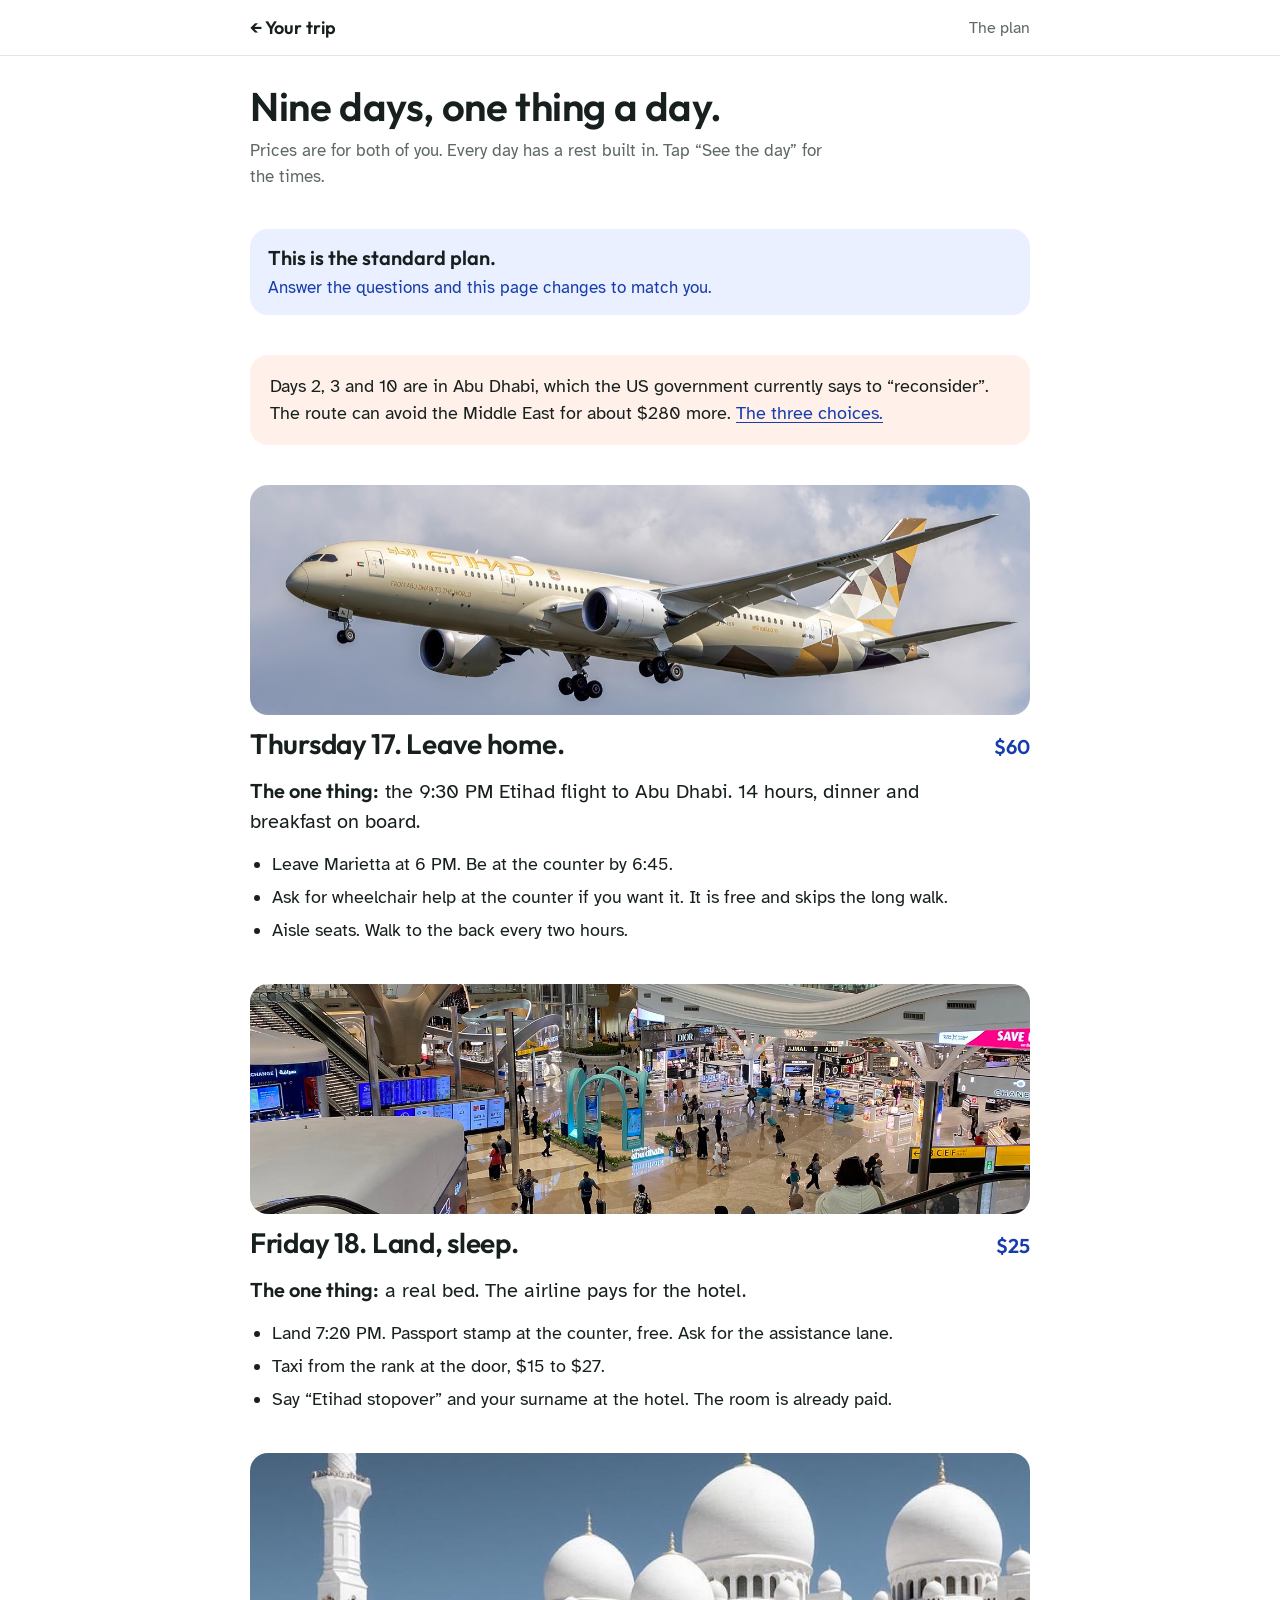
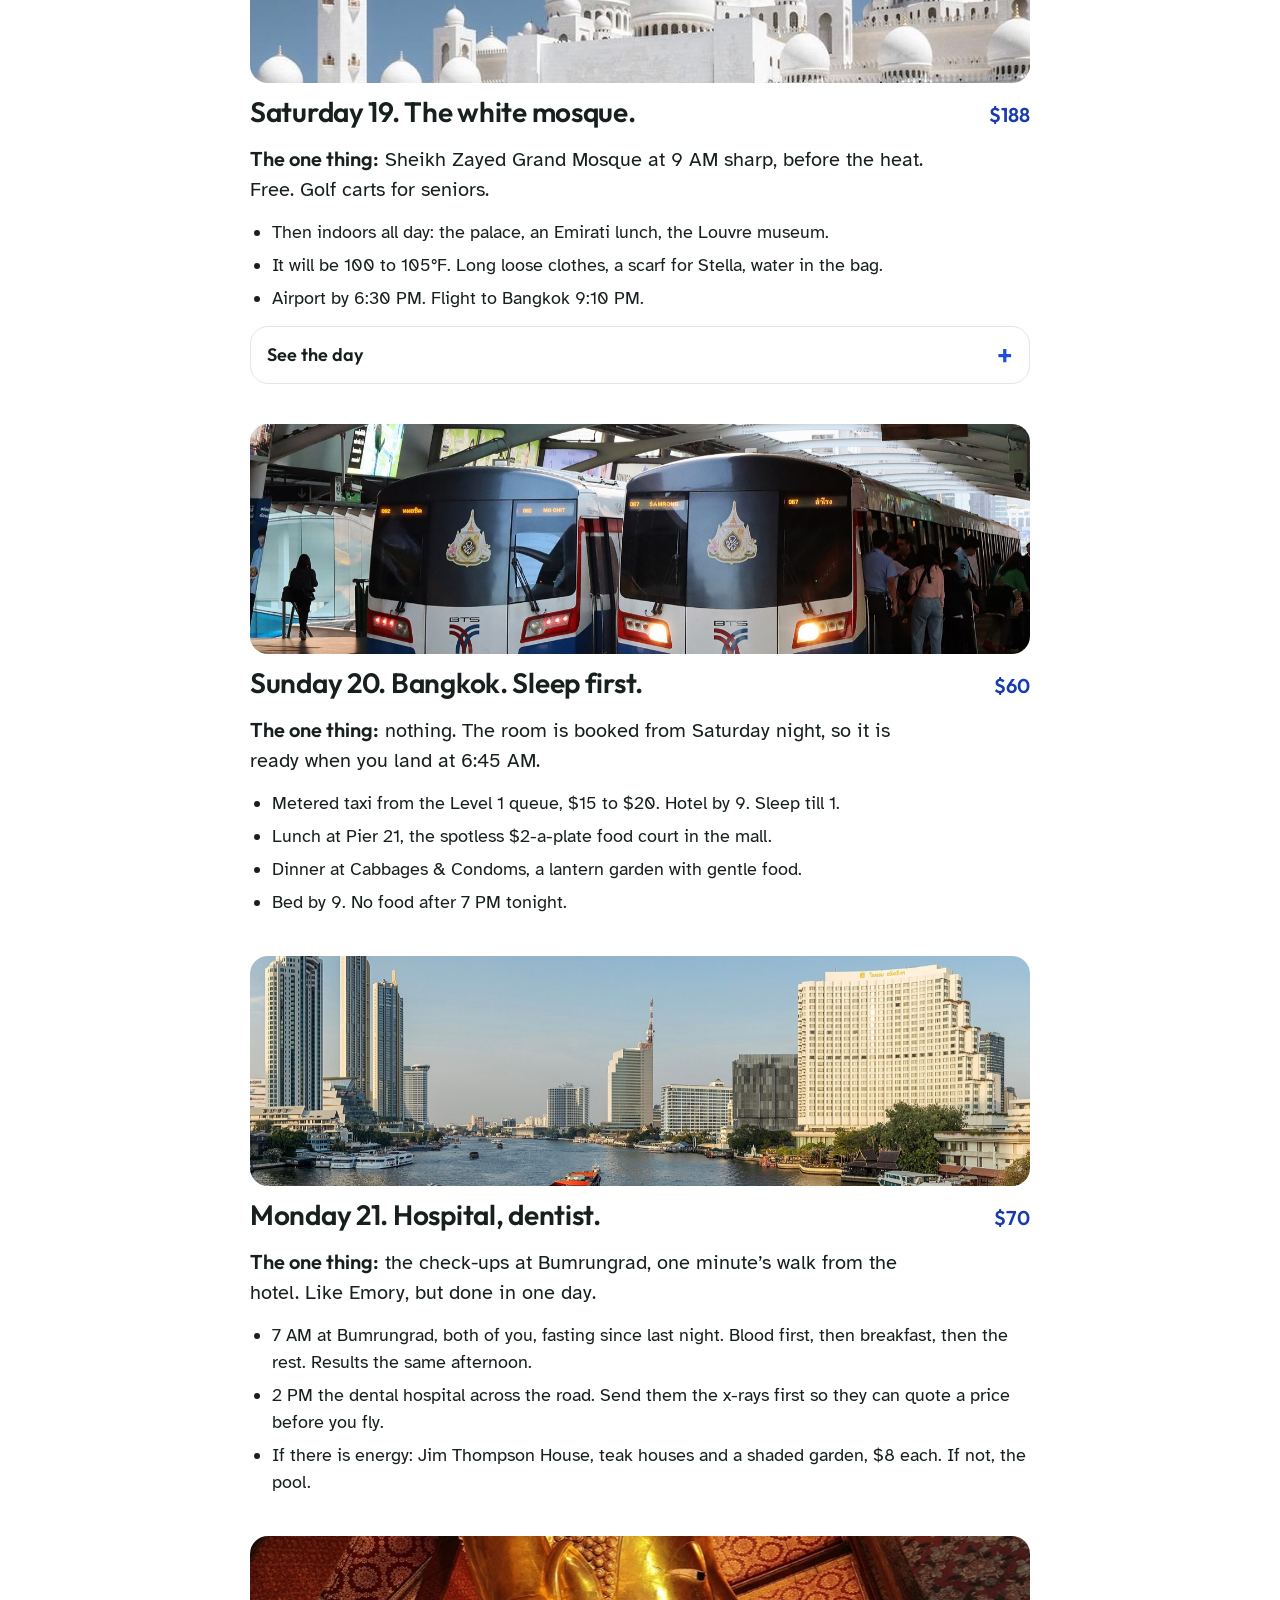
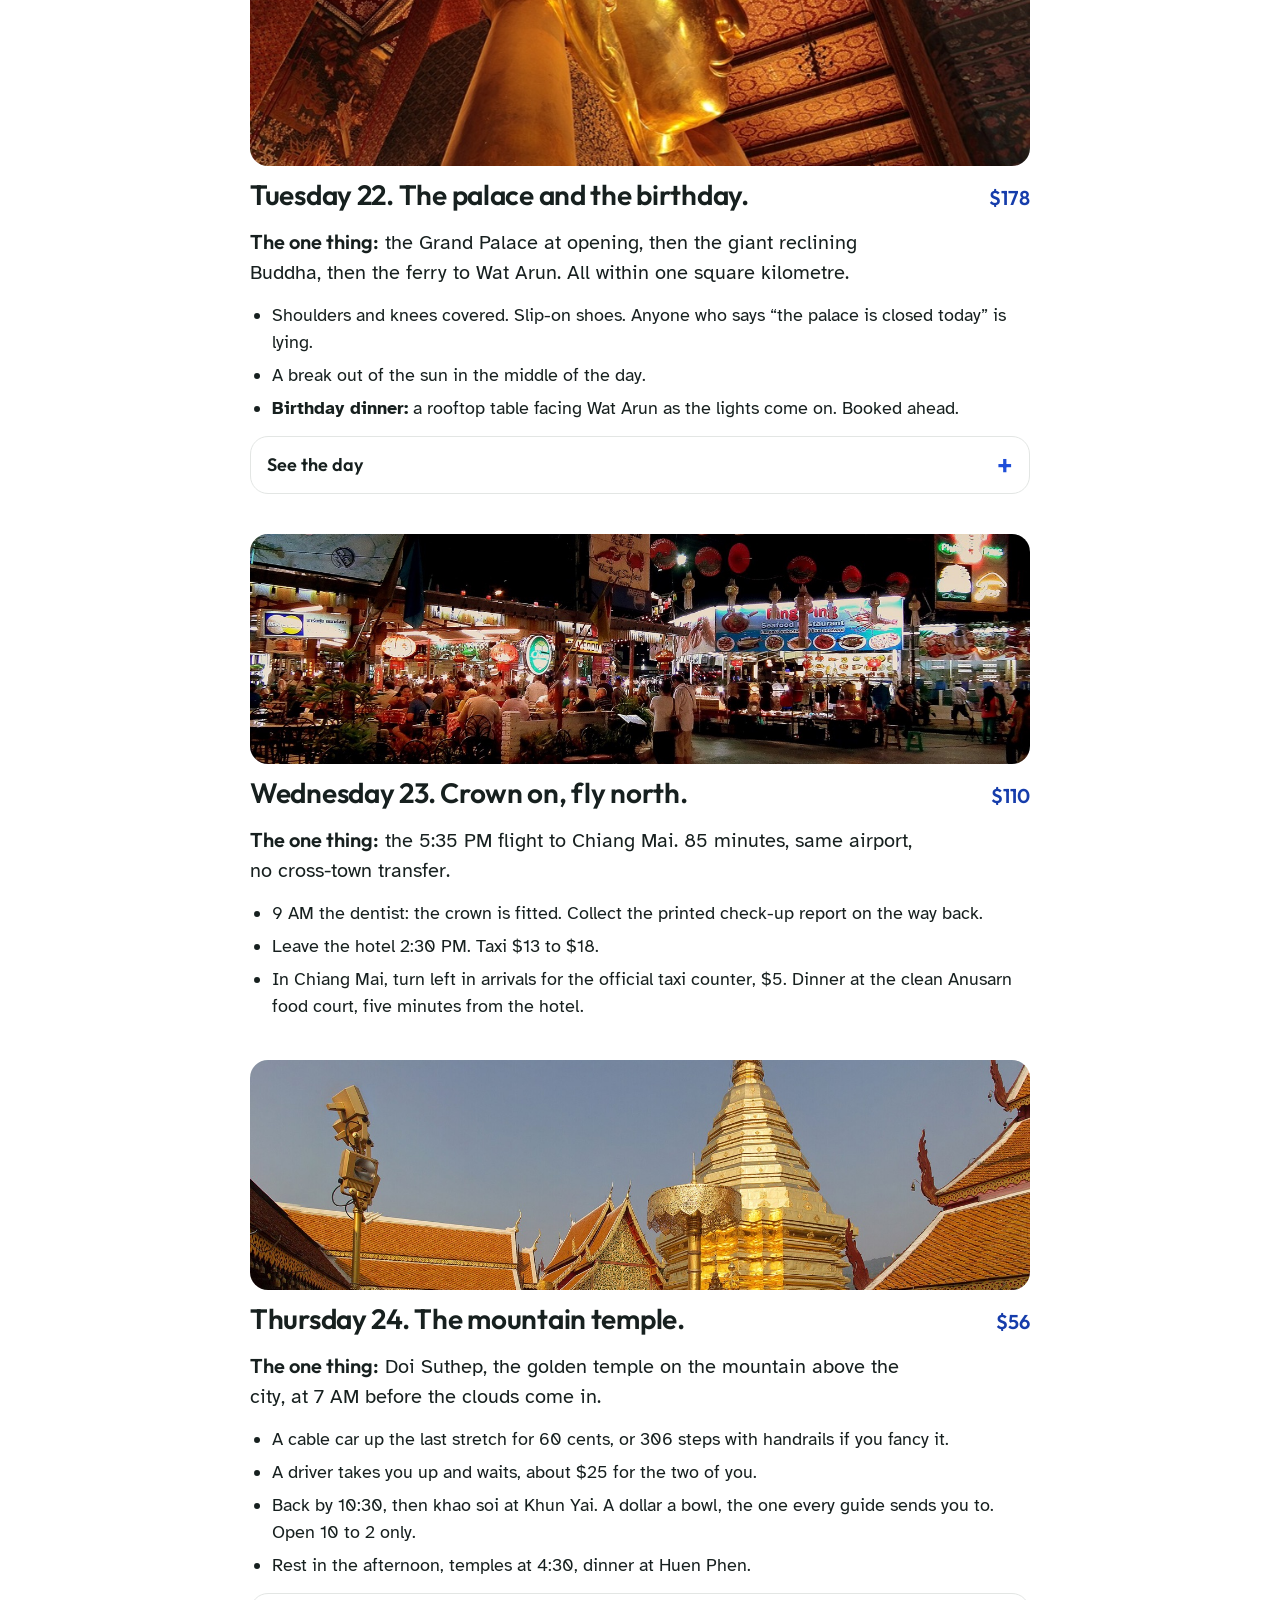
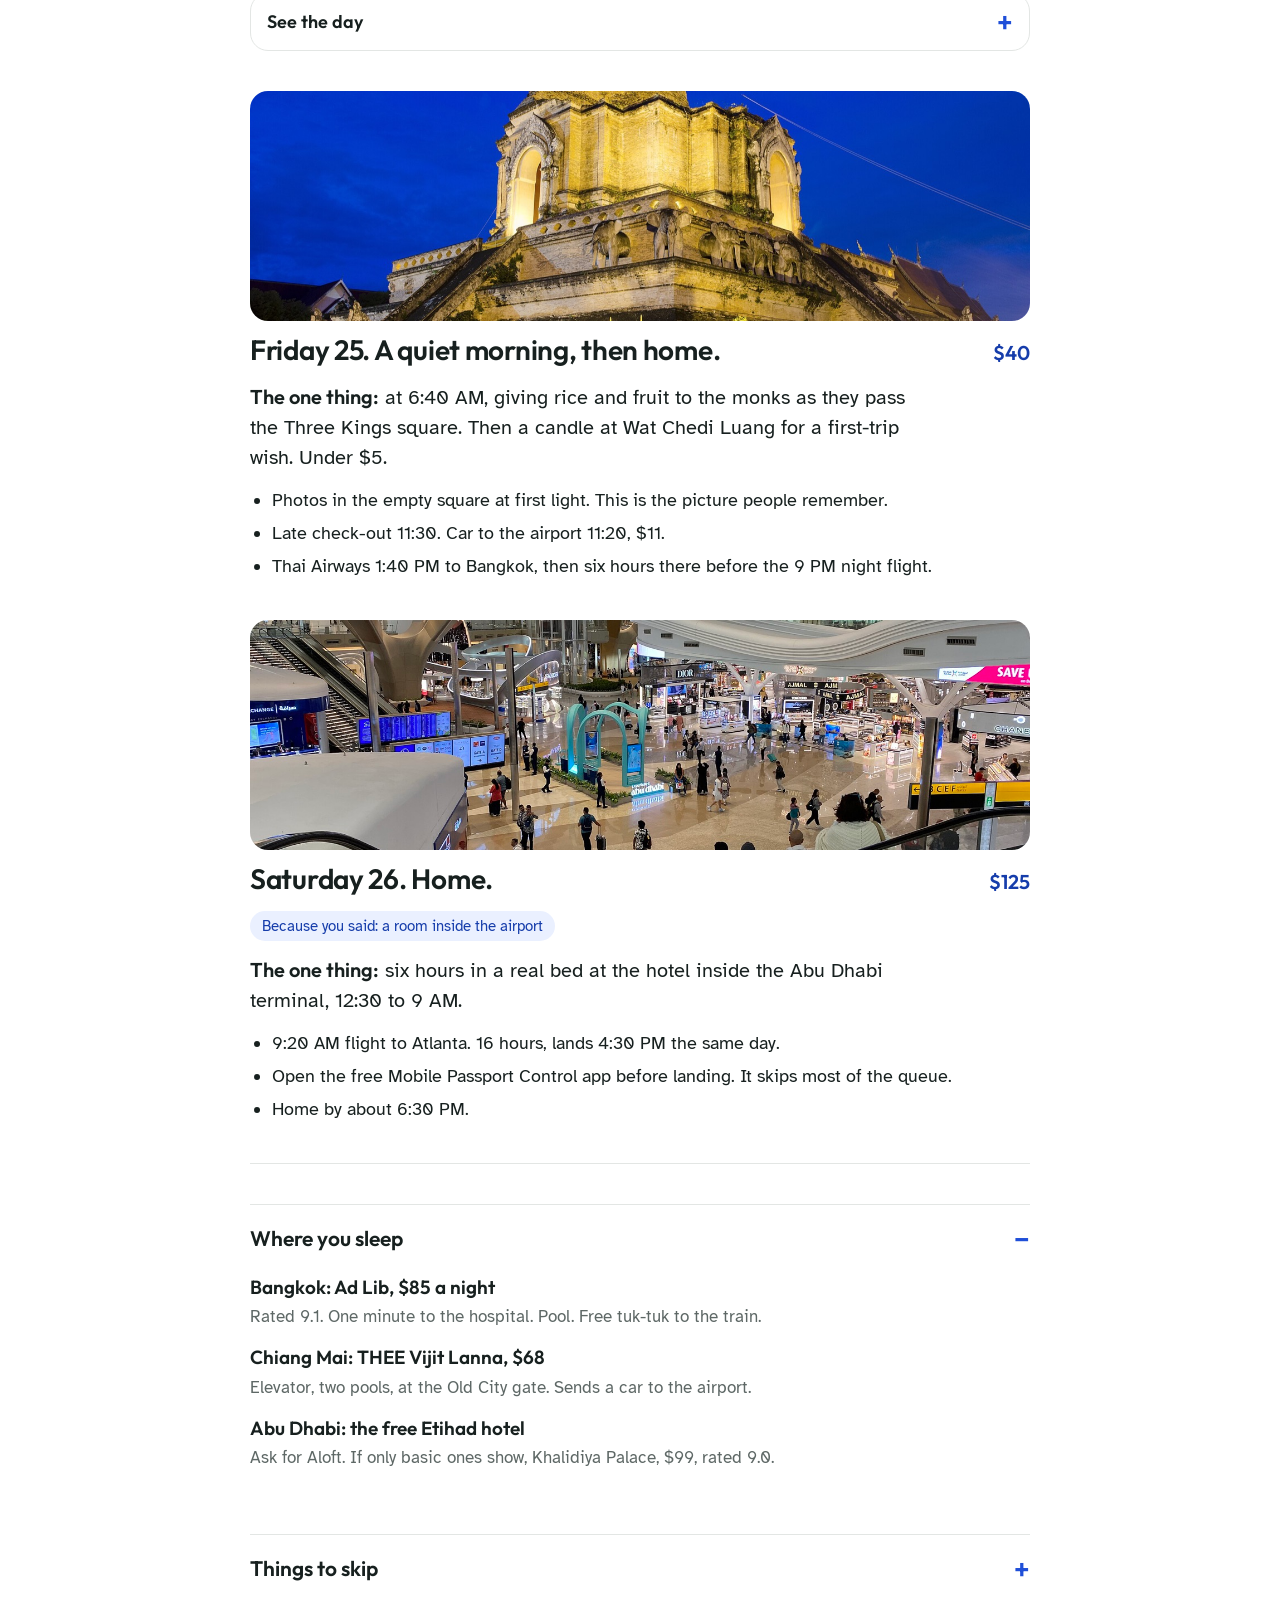
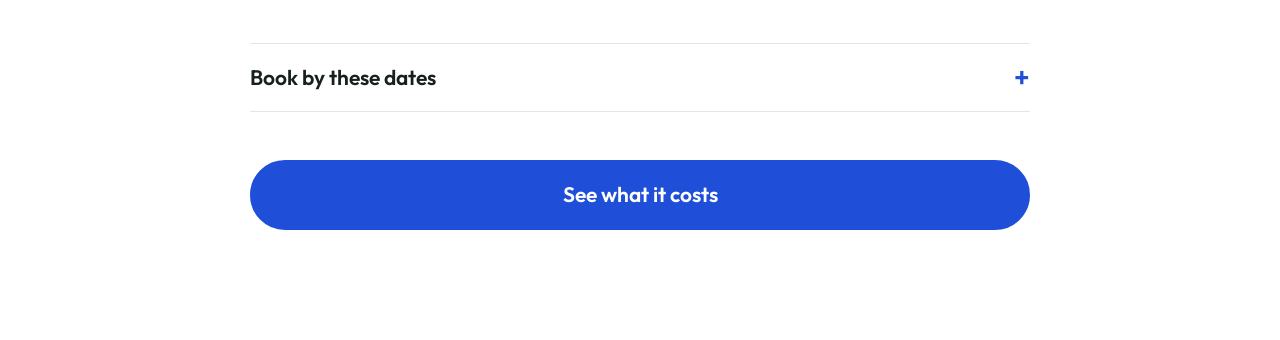
<file: plan.html>
<!doctype html>
<html lang="en">
<head>
<meta charset="utf-8">
<meta name="viewport" content="width=device-width, initial-scale=1">
<title>The Plan</title>
<link rel="stylesheet" href="https://fonts.googleapis.com/css2?family=Atkinson+Hyperlegible:wght@400;700&family=Outfit:wght@500;600&display=swap">
<link rel="stylesheet" href="style.css">
<style>
  .day { display: grid; gap: 14px; }
  .day .pic { border-radius: var(--r); overflow: hidden; background: var(--bg-2); }
  .day .pic img { width: 100%; height: 230px; object-fit: cover; }
  .day .head { display: flex; justify-content: space-between; align-items: baseline; gap: 12px; flex-wrap: wrap; }
  .day .cost { font-family: "Outfit", sans-serif; font-weight: 600; color: var(--accent-2); white-space: nowrap; }
  .day .one { font-size: 20px; }
  .day .one b { font-family: "Outfit", sans-serif; font-weight: 600; }
  .day ul { margin: 0; padding-left: 22px; display: grid; gap: 6px; font-size: 18px; }
  .day details { border: 1px solid var(--line); border-radius: var(--r); padding: 0 16px; }
  .day summary { font-size: 18px; padding: 14px 0; }
  .tl { display: grid; gap: 10px; font-size: 17px; }
  .tl div { display: grid; grid-template-columns: 78px 1fr; gap: 10px; }
  .tl .t { font-family: "Outfit", sans-serif; font-weight: 600; color: var(--accent-2); font-size: 16px; }
  .hlist { display: grid; gap: 14px; }
  .hlist .h b { font-family: "Outfit", sans-serif; font-weight: 600; font-size: 19px; display: block; }
  .hlist .h span { font-size: 17px; color: var(--ink-2); }
</style>
</head>
<body>
<div class="nav"><div class="in"><a class="home" href="index.html">← Your trip</a><span class="where">The plan</span></div></div>
<main class="page" id="view"></main>
<script src="trip.js"></script>
<script>
const A = getAnswers(), D = decide(A);
const esc = s => String(s).replace(/&/g,'&amp;').replace(/</g,'&lt;').replace(/>/g,'&gt;');
const money = n => '$' + Math.round(n).toLocaleString('en-US');

function days(d) {
  const L = [];
  L.push({ date: 'Thursday 17', title: 'Leave home.', img: 'img/etihad_a350.jpg', cost: 60,
    one: 'the 9:30 PM Etihad flight to Abu Dhabi. 14 hours, dinner and breakfast on board.',
    bullets: [
      'Leave Marietta at 6 PM. Be at the counter by 6:45.',
      d.wheelchair ? 'Wheelchair help is booked. Say your name at the Etihad counter and someone meets you.' : 'Ask for wheelchair help at the counter if you want it. It is free and skips the long walk.',
      d.seat === 'aisle' ? 'Two aisle seats, so you can get up without climbing over anyone.' : d.seat === 'window' ? 'Two window seats, so you can lean and sleep.' : 'Aisle seats. Walk to the back every two hours.'
    ],
    why: d.wheelchair ? 'a wheelchair at the airports, please' : (d.seat ? 'you prefer the ' + d.seat : '') });

  if (d.skipAUH) {
    L.push({ date: 'Friday 18', title: 'Two hours in Abu Dhabi, then on.', img: 'img/zayed_airport.jpg', cost: 20,
      one: 'nothing. You land at 7:20 PM, stay inside the airport, and fly on at 9:10 PM.',
      bullets: ['No passport queue, no hotel, no taxi. Stretch your legs in a new, quiet terminal.', 'Dinner at the airport. Camel-milk ice cream at the Majlis café if you want the photo.'],
      why: 'no, straight to Bangkok' });
    L.push({ date: 'Saturday 19', title: 'Bangkok. Sleep first.', img: 'img/bts_skytrain.jpg', cost: 60,
      one: 'nothing. You land at 6:45 AM after two nights of flying.',
      bullets: ['Metered taxi from the Level 1 queue, $15 to $20. Hotel by 9. Sleep until the afternoon.',
        'Lunch at Pier 21, the spotless $2-a-plate food court in the mall one stop away.',
        'Early dinner, bed by 9. Your body still thinks it is the middle of the night.'] });
    L.push({ date: 'Sunday 20', title: 'A free day in Bangkok.', img: d.wantsRiver ? 'img/chao_phraya.jpg' : 'img/night_bazaar.jpg', cost: 70,
      one: d.wantsRiver ? 'the river. A 15-cent public boat past the temples, then a riverside lunch.' : 'a slow look around. Markets, a mall out of the heat, an early dinner.',
      bullets: ['This day exists because you skipped Abu Dhabi. It is the rest the long flights took away.',
        'Nothing is booked. If you are tired, the pool is the plan.',
        'No food after 7 PM tonight. The check-up is tomorrow morning.'],
      why: 'no, straight to Bangkok' });
  } else {
    L.push({ date: 'Friday 18', title: 'Land, sleep.', img: 'img/zayed_airport.jpg', cost: 25,
      one: 'a real bed. The airline pays for the hotel.',
      bullets: ['Land 7:20 PM. Passport stamp at the counter, free. Ask for the assistance lane.',
        'Taxi from the rank at the door, $15 to $27.',
        'Say “Etihad stopover” and your surname at the hotel. The room is already paid.'] });
    if (d.wantsCamels && !d.lowEnergyAUH) {
      L.push({ date: 'Saturday 19', title: 'Camels, then the white mosque.', img: 'img/grand_mosque.jpg', cost: 150,
        one: 'a camel ride in the desert at 8 AM. The desert that early is 30°C, cooler than the city, and the light is the best of the trip.',
        bullets: ['Picked up at the hotel at 7:15. Camel farm, a real ride, a Bedouin camp, back by noon. $68 each.',
          '<b>Tell them in writing you are skipping the dune bashing.</b> The operators\u2019 own health rules exclude backs, necks and hearts, and it is not worth it.',
          'Dropped at the Grand Mosque at 12:30. Ask for the golf cart. AED 10 each now, not free.',
          'Late lunch and coffee at the souk across the water, then Dad picks his oud properly.',
          'Airport at 5 PM. Flight to Bangkok 9:10 PM.'],
        why: 'riding a camel in the desert',
        tl: [['7:15','Hotel pick-up for the morning desert trip.'],['8:00','Camel farm and the ride. 30\u00b0C, not 40.'],['12:30','Dropped at the Grand Mosque. Golf cart to the door.'],['14:00','Souk Qaryat Al Beri. Lunch on the terrace, mosque across the water.'],['15:45','The perfume souk. One bottle, chosen slowly.'],['17:00','Taxi to Terminal A.']] });
    } else if (d.lowEnergyAUH) {
      L.push({ date: 'Saturday 19', title: 'The white mosque, then rest.', img: 'img/grand_mosque.jpg', cost: 136,
        one: 'Sheikh Zayed Grand Mosque at 9 AM, before the heat. Free. Golf carts for seniors, so no long walk.',
        bullets: ['Coffee at the souk five minutes away, with the mosque across the water. In the shade.',
          'Back to the hotel at 11:45 for lunch and a nap. The room is yours until 9 PM.',
          'One museum in the afternoon, slowly. The Louvre, air-conditioned, with a café in the middle.',
          'Airport at 5:35 PM. Flight to Bangkok 9:10 PM.'],
        why: d.hot ? 'keep me in air conditioning' : d.shortWalk ? 'you can walk 5 to 10 minutes at a time' : 'mornings out, afternoons in',
        tl: [['8:00','Breakfast. A big glass of water each.'],['9:00','Grand Mosque, 75 minutes. Ask for the golf cart.'],['10:20','Souk Qaryat Al Beri. Iced coffee, photos from the shade.'],['11:45','Hotel. Lunch and a real nap in the air conditioning.'],['3:00','Louvre Abu Dhabi. Two hours, sitting when you want. $15 each.'],['5:35','Taxi to the airport.']] });
    } else {
      L.push({ date: 'Saturday 19', title: 'The white mosque.', img: 'img/grand_mosque.jpg', cost: 188,
        one: 'Sheikh Zayed Grand Mosque at 9 AM sharp, before the heat. Free. Golf carts for seniors.',
        bullets: ['Then indoors all day: the palace, an Emirati lunch, the Louvre museum.',
          'It will be 100 to 105°F. Long loose clothes, a scarf for Stella, water in the bag.',
          'Airport by 6:30 PM. Flight to Bangkok 9:10 PM.'],
        tl: [['8:45','Taxi to the mosque, $10 to $15.'],['9:00','Grand Mosque, 90 minutes. Courtyard first.'],['10:40','Qasr Al Watan, the presidential palace. Air-conditioned. $17 each.'],['12:45','Lunch at Al Mrzab. Dates and Arabic coffee come free.'],['2:20','Louvre Abu Dhabi, open till 8:30 PM. $15 each.'],['5:20','Hotel for the bags, then the airport.']] });
    }
    L.push({ date: 'Sunday 20', title: 'Bangkok. Sleep first.', img: 'img/bts_skytrain.jpg', cost: 60,
      one: 'nothing. The room is booked from Saturday night, so it is ready when you land at 6:45 AM.',
      bullets: ['Metered taxi from the Level 1 queue, $15 to $20. Hotel by 9. Sleep till 1.',
        'Lunch at Pier 21, the spotless $2-a-plate food court in the mall.',
        d.acFood ? 'Dinner at Baan Khanitha: white tablecloths, air conditioning, everything mild.' : 'Dinner at Cabbages & Condoms, a lantern garden with gentle food.',
        'Bed by 9. No food after 7 PM tonight.'],
      why: d.acFood ? 'you prefer restaurants with air conditioning' : '' });
  }

  const medBullets = [];
  if (d.checkup === 'neither') medBullets.push('No check-ups, so the morning is free. A slow start and a walk in the park behind the hotel.');
  else if (d.checkup === 'me') medBullets.push('7 AM at Bumrungrad for one of you, fasting since last night. Done by early afternoon. The other one has a slow morning.');
  else medBullets.push('7 AM at Bumrungrad, both of you, fasting since last night. Blood first, then breakfast, then the rest. Results the same afternoon.');
  if (d.dental) {
    if (d.implant) medBullets.push('2 PM the dental hospital. An implant cannot be finished on this trip: the post has to heal for months. They will place it or pull the tooth now, and you finish at home or next visit.');
    else if (d.dental === 'root') medBullets.push('2 PM the dental hospital across the road. A root canal is about $520. Ask them to confirm you are safe to fly Wednesday.');
    else if (d.dental === 'extraction') medBullets.push('2 PM the dental hospital across the road. Pulling a tooth is under $65 and takes one visit. Monday morning is better than afternoon if they can.');
    else medBullets.push('2 PM the dental hospital across the road. The tooth is prepared today and the finished crown is fitted Wednesday morning. About $680 to $830.');
  } else medBullets.push('2 PM the dental hospital across the road. Send them the x-rays first so they can quote a price before you fly.');
  medBullets.push(d.slow ? 'Nothing else today. The pool, then an early dinner near the hotel.' : 'If there is energy: Jim Thompson House, teak houses and a shaded garden, $8 each. If not, the pool.');
  L.push({ date: 'Monday 21', title: 'Hospital, dentist.', img: 'img/chao_phraya.jpg', cost: 70,
    one: d.checkup === 'neither' ? 'the dentist. Bumrungrad is one minute from the hotel if you change your mind about the check-up.' : 'the check-ups at Bumrungrad, one minute’s walk from the hotel. Like Emory, but done in one day.',
    bullets: medBullets,
    why: d.implant ? 'an implant' : (d.checkup === 'neither' ? 'neither of us wants the check-up' : '') });

  const bd = { rooftop: ['a rooftop table facing Wat Arun as the lights come on', 'img/wat_arun.jpg', 62],
               cruise: ['a dinner cruise on the river with music', 'img/chao_phraya.jpg', 60],
               chinatown: ['street food in Chinatown under the neon', 'img/yaowarat.jpg', 25],
               quiet: ['a quiet, good restaurant near the hotel', 'img/pad_thai.jpg', 50] }[d.birthday];
  const tueB = ['Shoulders and knees covered. Slip-on shoes. Anyone who says “the palace is closed today” is lying.'];
  if (d.wantsMassage) tueB.push('Foot massage in the temple’s own pavilion, 30 minutes each, in the shade.');
  tueB.push(d.hot ? 'Out of the heat 1:45 to 4 in the air-conditioned museum next door, or back at the hotel.' : 'A break out of the sun in the middle of the day.');
  tueB.push('<b>Birthday dinner:</b> ' + bd[0] + '. Booked ahead.');
  L.push({ date: 'Tuesday 22', title: 'The palace and the birthday.', img: 'img/wat_pho.jpg', cost: 116 + bd[2],
    one: 'the Grand Palace at opening, then the giant reclining Buddha, then the ferry to Wat Arun. All within one square kilometre.',
    bullets: tueB, why: d.birthday !== 'rooftop' ? 'the birthday dinner you chose' : '',
    tl: [['7:35','Taxi app to the Grand Palace, $5 to $7.'],['8:30','Grand Palace and the Emerald Buddha. $15 each.'],['10:40','Walk 10 minutes to Wat Pho, the reclining Buddha. $9 each.'],['12:30','Lunch, air-conditioned, 100 m away.'],['1:45', d.hot ? 'Museum or hotel. Out of the sun.' : 'Museum Siam, $6 each, or a café by the pier.'],['4:00','Ferry to Wat Arun, 15 cents. Birthday photo in Thai dress, from $6.'],['5:15','Dinner: ' + bd[0] + '.']] });

  if (d.wantsRuins) L.push({ date: 'Tuesday 22 (or swap with the palace)', title: 'A day at the ruined old capital.', img: 'img/wat_pho.jpg', cost: 40,
    one: 'Ayutthaya, the capital the Burmese burned in 1767. A new air-conditioned train gets there in an hour for $1.50 each.',
    bullets: ['Two or three ruins and the open-air reclining Buddha, then back before the afternoon rain. A full day out there is 12 hours with no shade.',
      'A 5-cent ferry across the river, and a tuk-tuk between the temples.',
      'This is the one day trip worth taking. Everything else near Bangkok is either the wrong day or four hours each way.'],
    why: 'a day out at the old ruined city' });
  L.push({ date: 'Wednesday 23', title: 'Crown on, fly north.', img: 'img/night_bazaar.jpg', cost: 110,
    one: 'the 5:35 PM flight to Chiang Mai. 85 minutes, same airport, no cross-town transfer.',
    bullets: [d.implant ? '9 AM the dentist checks the site and clears you to fly.' : '9 AM the dentist: the crown is fitted. Collect the printed check-up report on the way back.',
      'Leave the hotel 2:30 PM. Taxi $13 to $18.',
      'In Chiang Mai, turn left in arrivals for the official taxi counter, $5. Dinner at the clean Anusarn food court, five minutes from the hotel.'] });

  if (d.elephants) {
    L.push({ date: 'Thursday 24', title: 'Elephants.', img: 'img/elephant_nature_park.jpg', cost: 210,
      one: 'Elephant Nature Park, a rescue sanctuary. You walk beside them on a flat path and feed them. No riding, no shows. $77 each.',
      bullets: ['Pick-up at 7:30, back by 2:15. Closed shoes, a hat, a light rain jacket.',
        'Rest 2:15 to 4:30. The afternoon shower comes then anyway.',
        '4:30 the two great Old City temples in golden light, then dinner at Huen Phen, the northern-Thai house.'],
      why: 'yes to the elephants, even if muddy',
      tl: [['7:30','Sanctuary minibus at the hotel.'],['9:30','Arrive. A slow hour walking with the herd, then the feeding platform.'],['12:00','Big vegetarian lunch at the park.'],['2:15','Back at the hotel. Pool, air conditioning, nap.'],['4:30','Wat Phra Singh, then Wat Chedi Luang. Monks chat at the orange tables till 6.'],['6:15','Huen Phen, 5 minutes on foot. $8 to $11 each.']] });
  } else {
    L.push({ date: 'Thursday 24', title: 'The mountain temple.', img: 'img/doi_suthep.jpg', cost: 56,
      one: 'Doi Suthep, the golden temple on the mountain above the city, at 7 AM before the clouds come in.',
      bullets: [d.noStairs ? 'The little cable car goes up the last stretch for 60 cents, so you skip all 306 steps.' : 'A cable car up the last stretch for 60 cents, or 306 steps with handrails if you fancy it.',
        'A driver takes you up and waits, about $25 for the two of you.',
        'Back by 10:30, then khao soi at Khun Yai. A dollar a bowl, the one every guide sends you to. Open 10 to 2 only.',
        'Rest in the afternoon, temples at 4:30, dinner at Huen Phen.'],
      why: d.elephants === false && A.elephants ? (A.elephants === 'no' ? 'no to the elephants' : 'the elephants only if it is easy') : '',
      tl: [['7:00','Taxi app up the mountain, about $9.'],['7:40','Cable car up. The terrace and the city view before the cloud.'],['10:30','Back down.'],['11:15','Khao Soi Khun Yai. $1 a bowl.'],['12:15','Hotel. Rest until 4:30.'],['4:30','Wat Phra Singh and Wat Chedi Luang in golden light.'],['6:15','Huen Phen. $8 to $11 each.']] });
  }

  L.push({ date: 'Friday 25', title: 'A quiet morning, then home.', img: 'img/wat_chedi_luang.jpg', cost: 40,
    one: 'at 6:40 AM, giving rice and fruit to the monks as they pass the Three Kings square. Then a candle at Wat Chedi Luang for a first-trip wish. Under $5.',
    bullets: [d.wantsMarkets ? 'Or, for Cajetan: Warorot market, open since 5 AM. Dried mango, herb sausage, a $3 scarf.' : 'Photos in the empty square at first light. This is the picture people remember.',
      'Late check-out 11:30. Car to the airport 11:20, $11.',
      'Thai Airways 1:40 PM to Bangkok, then six hours there before the 9 PM night flight.'] });

  L.push({ date: 'Saturday 26', title: 'Home.', img: 'img/zayed_airport.jpg', cost: d.layover === 'terminal' ? 0 : d.layover === 'lounge' ? 100 : 125,
    one: d.layover === 'terminal' ? 'the wait. Eight hours in the Abu Dhabi terminal from 12:30 AM. It is new and quiet, but they are chairs.' : d.layover === 'lounge' ? 'a lounge with recliners, showers and food, $50 each, from 12:30 AM.' : 'six hours in a real bed at the hotel inside the Abu Dhabi terminal, 12:30 to 9 AM.',
    bullets: ['9:20 AM flight to Atlanta. 16 hours, lands 4:30 PM the same day.',
      'Open the free Mobile Passport Control app before landing. It skips most of the queue.',
      'Home by about 6:30 PM.'],
    why: d.layover === 'terminal' ? 'rest in the terminal, free' : d.layover === 'lounge' ? 'a lounge with recliners' : 'a room inside the airport' });
  return L;
}

function render() {
  const list = days(D);
  let h = '<header style="display:grid;gap:10px"><h1>' + (D.answered ? 'Your plan.' : 'Nine days, one thing a day.') + '</h1><p class="small">Prices are for both of you. Every day has a rest built in. Tap “See the day” for the times.</p></header>';
  h += personalBanner(A);
  if (!D.skipAUH) h += '<section class="notice"><p>Days 2, 3 and 10 are in Abu Dhabi, which the US government currently says to “reconsider”. The route can avoid the Middle East for about $280 more. <a href="guide.html#safety">The three choices.</a></p></section>';
  list.forEach(d => {
    h += '<article class="day"><div class="pic"><img src="' + d.img + '" alt=""></div>';
    h += '<div class="head"><h2>' + esc(d.date) + '. ' + esc(d.title) + '</h2><span class="cost">' + money(d.cost) + '</span></div>';
    if (d.why) h += why(esc(d.why));
    h += '<p class="one"><b>The one thing:</b> ' + d.one + '</p>';
    h += '<ul>' + d.bullets.map(b => '<li>' + b + '</li>').join('') + '</ul>';
    if (d.tl) h += '<details><summary>See the day</summary><div class="body tl">' + d.tl.map(r => '<div><span class="t">' + r[0] + '</span><span>' + r[1] + '</span></div>').join('') + '</div></details>';
    h += '</article>';
  });
  h += '<hr style="border:0;border-top:1px solid var(--line);margin:0">';
  const bkkHotel = D.frugal && !D.nearHospital ? 'adlib3' : (D.comfort && D.wantsPool ? 'doubletree' : 'adlib');
  const hotels = {
    adlib: ['Bangkok: Ad Lib, $85 a night', 'Rated 9.1. One minute to the hospital. Pool. Free tuk-tuk to the train.'],
    adlib3: ['Bangkok: Ad Lib, 3 nights, $85 a night', 'Rated 9.1, one minute to the hospital. You arrive Sunday morning before the room is ready, so there is a wait in the lobby.'],
    doubletree: ['Bangkok: DoubleTree by Hilton, $105', 'Rated 8.8. Big rooms, big breakfast, a pool, same street as the dentist.']
  }[bkkHotel];
  const cnxHotel = D.comfort && D.wantsQuiet ? ['Chiang Mai: Meliá, $112', 'Rated 9.0. Rooftop pool, very quiet rooms.'] : ['Chiang Mai: THEE Vijit Lanna, $68', 'Elevator, two pools, at the Old City gate. Sends a car to the airport.'];
  h += '<details open><summary>Where you sleep</summary><div class="body hlist">';
  h += '<div class="h"><b>' + hotels[0] + '</b><span>' + hotels[1] + '</span></div>';
  h += '<div class="h"><b>' + cnxHotel[0] + '</b><span>' + cnxHotel[1] + '</span></div>';
  if (!D.skipAUH) h += '<div class="h"><b>Abu Dhabi: the free Etihad hotel</b><span>Ask for Aloft. If only basic ones show, Khalidiya Palace, $99, rated 9.0.</span></div>';
  h += '</div></details>';
  h += '<details><summary>Things to skip</summary><div class="body"><ul class="dots"><li>Tuk-tuk rides. A photo in a parked one, yes.</li><li>Anyone saying a temple is closed, and any shop a driver takes you to.</li><li>The far-away floating market. Two hours each way in boat fumes.</li><li>Elephant shows and tiger selfies.</li>' + (D.birthday === 'cruise' ? '' : '<li>The river dinner cruise. The same view from a rooftop table, sitting still.</li>') + '<li>The cash machine’s offer to charge in dollars. Always choose baht.</li></ul></div></details>';
  h += '<details><summary>Book by these dates</summary><div class="body"><ul class="dots"><li><b>First:</b> decide the route. Then Etihad on etihad.com, “Value” fare so suitcases are included. Insurance the same week.</li>' + (D.birthday === 'rooftop' ? '<li><b>By 8 September:</b> the rooftop birthday table. It goes a month out.</li>' : '') + (D.elephants ? '<li><b>By 8 September:</b> the elephant sanctuary. It sells out.</li>' : '') + (D.checkup !== 'neither' ? '<li><b>By 12 September:</b> the check-ups.</li>' : '') + '<li><b>Now:</b> email the dentist the US x-rays for a written price.</li>' + (D.passportCheck ? '<li><b>Today:</b> check both passport expiry dates. You said you were not sure.</li>' : '') + '<li><b>17 to 19 September:</b> the free Thailand arrival form. Vince can do it.</li></ul></div></details>';
  h += '<a class="btn big" href="costs.html" style="margin-top:8px">See what it costs</a>';
  document.getElementById('view').innerHTML = h;
  markStamp(A);
}
render();
</script>
</body>
</html>
</file>
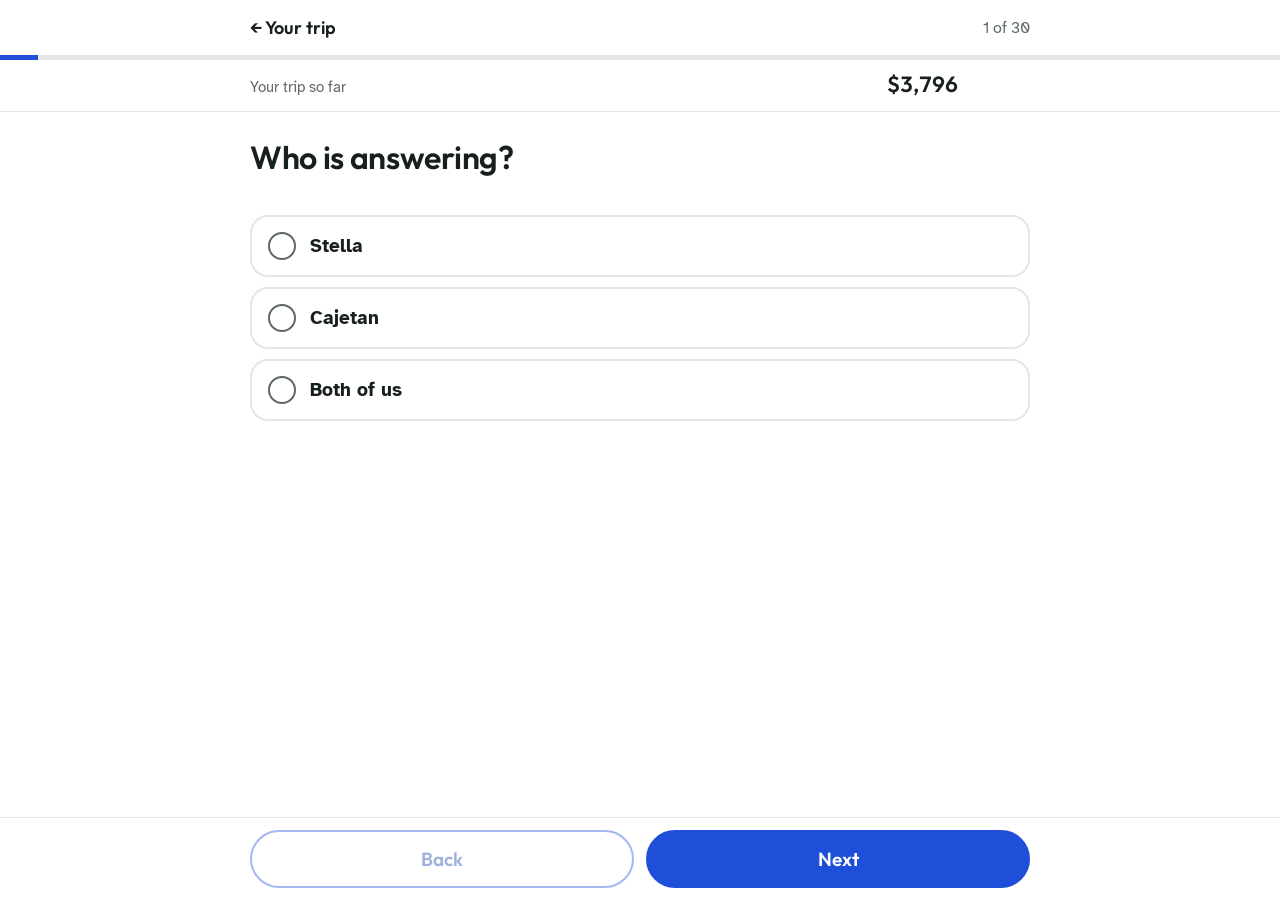
<file: questions.html>
<!doctype html>
<html lang="en">
<head>
<meta charset="utf-8">
<meta name="viewport" content="width=device-width, initial-scale=1">
<title>Questions</title>
<link rel="stylesheet" href="https://fonts.googleapis.com/css2?family=Atkinson+Hyperlegible:wght@400;700&family=Outfit:wght@500;600&display=swap">
<link rel="stylesheet" href="style.css">
<style>
  .q h1 { font-size: 32px; }
  .review { display: grid; gap: 0; }
  .review div { display: grid; gap: 2px; padding: 12px 0; border-bottom: 1px solid var(--line); cursor: pointer; }
  .review .q { color: var(--ink-2); font-size: 16px; }
  .review .a { font-weight: 700; }
  .review .a.empty { color: var(--ink-2); font-weight: 400; }
  .runtot { max-width: 820px; margin: 0 auto; padding: 8px 20px 10px; display: flex; align-items: baseline; gap: 10px; }
  .runtot .lab { font-size: 15px; color: var(--ink-2); }
  .runtot .num { font-family: "Outfit", sans-serif; font-weight: 600; font-size: 22px; font-variant-numeric: tabular-nums; margin-left: auto; }
  .runtot .delta { font-family: "Outfit", sans-serif; font-weight: 600; font-size: 16px; min-width: 62px; text-align: right; opacity: 0; transition: opacity .25s; }
  .runtot .delta.show { opacity: 1; }
  .runtot .delta.down { color: #157347; }
  .runtot .delta.up { color: var(--warn); }
  @media (prefers-reduced-motion: reduce) { .runtot .delta { transition: none; } }
  .done { display: grid; gap: 10px; }
</style>
</head>
<body>
<div class="nav"><div class="in"><a class="home" href="index.html">← Your trip</a><span class="where" id="stepLabel">Questions</span></div><div class="progress"><span id="bar" style="width:0%"></span></div>
<div class="runtot" id="runtot"><span class="lab">Your trip so far</span><span class="num" id="runNum">$0</span><span class="delta" id="runDelta"></span></div></div>
<main class="page" id="view" aria-live="polite"></main>
<div class="bottom"><div class="in"><button class="btn secondary" id="backBtn" type="button">Back</button><button class="btn" id="nextBtn" type="button">Next</button></div></div>
<div class="toast" id="toast" role="status"></div>
<script src="trip.js"></script>
<script>
const Q = [
  { id: 'who', type: 'single', text: 'Who is answering?', options: [ { v: 'Stella', l: 'Stella' }, { v: 'Cajetan', l: 'Cajetan' }, { v: 'Both', l: 'Both of us' } ] },
  { id: 'i_fly', type: 'intro', title: 'The flights', img: 'img/etihad_a350.jpg', body: 'Two long flights each way. Atlanta to Abu Dhabi is 14 hours, a little longer than Atlanta to Lagos. Both are overnight.' },
  { id: 'seat', type: 'single', text: 'Window or aisle?', help: 'On a 14-hour flight most people pick the aisle so they can get up.', options: [ { v: 'aisle', l: 'Aisle' }, { v: 'window', l: 'Window' }, { v: 'any', l: 'Either' } ] },
  { id: 'sleep_plane', type: 'single', text: 'Can you sleep on a plane?', options: [ { v: 'well', l: 'Yes' }, { v: 'poorly', l: 'Not really' }, { v: 'unknown', l: 'Never tried one this long' } ] },
  { id: 'stopover', type: 'single', text: 'Stop one night in Abu Dhabi on the way?', img: 'img/grand_mosque.jpg', help: 'The airline pays for the hotel. It will be about 105°F, so the day is planned indoors.', options: [ { v: 'yes', l: 'Yes, one night' }, { v: 'no', l: 'No, straight to Bangkok' }, { v: 'vince', l: 'Let Vince decide' } ] },
  { id: 'layover_home', type: 'single', text: 'Coming home there is an 8-hour wait overnight in the Abu Dhabi airport. What would you prefer?', options: [ { v: 'hotel', l: 'A room inside the airport, about $125' }, { v: 'lounge', l: 'A lounge with recliners, about $50 each' }, { v: 'terminal', l: 'Rest in the terminal, free' } ] },
  { id: 'i_sleep', type: 'intro', title: 'Where you sleep', img: 'img/chao_phraya.jpg', body: 'In Thailand a clean 4-star hotel with a pool costs what a roadside motel costs in Georgia. No hostels.' },
  { id: 'hotel_matters', type: 'multi', max: 3, text: 'What matters most in a hotel? Pick up to three.', options: [ { v: 'clean', l: 'Spotless' }, { v: 'quiet', l: 'Quiet at night' }, { v: 'breakfast', l: 'Breakfast included' }, { v: 'pool', l: 'A pool' }, { v: 'elevator', l: 'An elevator' }, { v: 'hospital', l: 'Walking distance to the hospital' }, { v: 'bath', l: 'A bathtub' } ] },
  { id: 'beds', type: 'single', text: 'One big bed or two?', options: [ { v: 'one', l: 'One big bed' }, { v: 'two', l: 'Two beds' }, { v: 'either', l: 'Either' } ] },
  { id: 'money_style', type: 'single', text: 'Which sounds more like you?', options: [ { v: 'comfort', l: 'I would pay $30 more a night for the nicer place' }, { v: 'save', l: 'I would rather save the $30 for food and outings' }, { v: 'middle', l: 'In the middle' } ] },
  { id: 'i_food', type: 'intro', title: 'Food', img: 'img/pad_thai.jpg', body: 'Rice, noodles, grilled chicken and fish, soups, fresh fruit. It can be spicy, but every cook makes it mild if you ask.' },
  { id: 'food_adventure', type: 'single', text: 'How adventurous are you with food?', options: [ { v: 'any', l: 'I will try anything once' }, { v: 'careful', l: 'New food if it looks clean and cooked' }, { v: 'familiar', l: 'Mostly food I know' } ] },
  { id: 'spice', type: 'single', text: 'Spicy?', help: '“Mai phet” (my pet) means not spicy.', options: [ { v: 'love', l: 'Yes, like pepper soup' }, { v: 'little', l: 'A little' }, { v: 'none', l: 'None, please' } ] },
  { id: 'street_food', type: 'single', text: 'Would you eat at the famous night-market street?', img: 'img/yaowarat.jpg', options: [ { v: 'yes', l: 'Yes, take me there' }, { v: 'ac', l: 'I prefer restaurants with air conditioning' }, { v: 'mix', l: 'A mix' } ] },
  { id: 'avoid_food', type: 'text', text: 'Anything you cannot or will not eat?', help: 'Allergies, doctor’s orders, dislikes. Or “nothing”.' },
  { id: 'i_body', type: 'intro', title: 'Walking, heat, your body', img: 'img/doi_suthep.jpg', body: 'Honest answers make the trip better, not smaller. Every day has rests, and every place has an easier way in.' },
  { id: 'walk', type: 'single', text: 'How far can you walk before you need to sit?', help: 'A Walmart parking lot end to end is about 5 minutes. A lap of Lenox Square is about 15.', options: [ { v: '30', l: '30 minutes or more' }, { v: '15', l: 'About 15 minutes' }, { v: '5', l: '5 to 10 minutes' } ] },
  { id: 'stairs', type: 'single', text: 'Stairs?', options: [ { v: 'fine', l: 'Fine' }, { v: 'some', l: 'A flight or two' }, { v: 'avoid', l: 'Please avoid them' } ] },
  { id: 'heat', type: 'single', text: 'Heat?', help: 'Bangkok in September is like Atlanta in late July. Abu Dhabi is hotter than anywhere in Georgia.', options: [ { v: 'fine', l: 'Does not bother me' }, { v: 'breaks', l: 'Fine with water and breaks' }, { v: 'struggle', l: 'Keep me in air conditioning' } ] },
  { id: 'mobility', type: 'multi', text: 'Anything we should know? Pick all that apply.', options: [ { v: 'none', l: 'Nothing, I get around fine' }, { v: 'cane', l: 'I sometimes use a cane' }, { v: 'wheelchair', l: 'A wheelchair at the airports, please (free)' }, { v: 'knees', l: 'Bad knees or hips' } ] },
  { id: 'i_do', type: 'intro', title: 'Things to see and do', img: 'img/wat_arun.jpg', body: 'You cannot see everything. Tell us what you would be sorry to miss.' },
  { id: 'must_see', type: 'multi', text: 'What would you be sorry to miss?', help: 'Pick the kinds of thing you want. One of each beats five of the same: you will not remember the fourth temple, but you will remember a camel.', options: [ { v: 'camels', l: 'Riding a camel in the desert', img: 'img/grand_mosque.jpg' }, { v: 'elephants', l: 'Elephants at a rescue sanctuary', img: 'img/elephant_nature_park.jpg' }, { v: 'shopping', l: 'A souk, and real oud or perfume', img: 'img/yaowarat.jpg' }, { v: 'markets', l: 'Big markets to buy things in', img: 'img/night_bazaar.jpg' }, { v: 'river', l: 'A floating market or a river boat', img: 'img/chao_phraya.jpg' }, { v: 'temples', l: 'The Grand Palace, once', img: 'img/wat_pho.jpg' }, { v: 'mountain', l: 'The temple on the mountain', img: 'img/doi_suthep.jpg' }, { v: 'cooking', l: 'Cooking Thai food yourself', img: 'img/pad_thai.jpg' }, { v: 'ruins', l: 'A day out at the old ruined city' }, { v: 'massage', l: 'A Thai massage' } ] },
  { id: 'elephants', type: 'single', text: 'The elephants: how much do you want this?', img: 'img/elephant_nature_park.jpg', help: 'A half day, $77 each. You walk beside them on a flat path and feed them. Can be muddy. It and the camels are the two most expensive things you will do, and the two you will most remember.', options: [ { v: 'yes', l: 'Yes, even if muddy' }, { v: 'easy', l: 'Only if it is easy' }, { v: 'no', l: 'No thank you' } ] },
  { id: 'budget_rule', type: 'single', text: 'The trip fits $3,500 only if some things go. Which comes first?', help: 'Flights and suitcases alone are $2,201, and insurance is $200. That leaves about $1,100 for six nights of hotel, six days of food, all the taxis, and everything you do.', options: [ { v: 'keep', l: 'Keep the camels and the elephants, spend a little over' }, { v: 'fit', l: 'Stay under $3,500, even if we drop one of them' }, { v: 'vince', l: 'Let Vince decide' } ] },
  { id: 'birthday', type: 'single', text: 'Stella’s birthday dinner. Which sounds best?', options: [ { v: 'rooftop', l: 'A rooftop table facing the lit-up temple' }, { v: 'cruise', l: 'A dinner cruise with music' }, { v: 'chinatown', l: 'Street food in Chinatown' }, { v: 'quiet', l: 'A quiet restaurant near the hotel' } ] },
  { id: 'pace', type: 'single', text: 'What pace?', options: [ { v: 'full', l: 'Full days, see a lot' }, { v: 'one', l: 'One main thing a day, then rest' }, { v: 'slow', l: 'Mornings out, afternoons in' } ] },
  { id: 'i_health', type: 'intro', title: 'The dentist and the check-up', body: 'Bumrungrad is like Emory in Atlanta: big, modern, everyone speaks English. The check-up is done in one day. The dental hospital is across the road.' },
  { id: 'dental_type', type: 'single', text: 'Dad, what did the dentist say you need?', help: 'Everything fits in the three Bangkok days except an implant, which needs two trips.', options: [ { v: 'crown', l: 'A crown (a cap)' }, { v: 'root', l: 'A root canal' }, { v: 'extraction', l: 'Pull a tooth' }, { v: 'implant', l: 'An implant' }, { v: 'bridge', l: 'A bridge' }, { v: 'unsure', l: 'Not sure, I will ask' } ] },
  { id: 'checkup', type: 'single', text: 'The full check-up. Who wants it?', help: 'About $1,000 each for the version built for your age.', options: [ { v: 'both', l: 'Both of us' }, { v: 'me', l: 'Only me' }, { v: 'neither', l: 'Neither' } ] },
  { id: 'health_notes', type: 'text', text: 'Anything about your health the planner should know?', help: 'Daily medicines, conditions, recent surgery. Only Vince reads this.' },
  { id: 'i_admin', type: 'intro', title: 'Phone and papers', img: 'img/bts_skytrain.jpg', body: 'Three quick ones so nothing surprises you at the airport.' },
  { id: 'phone', type: 'single', text: 'What phone do you have?', help: 'Type the model on the next screen if you know it.', options: [ { v: 'iphone', l: 'iPhone' }, { v: 'android', l: 'Android (Samsung, Google…)' }, { v: 'unsure', l: 'Not sure' } ] },
  { id: 'phone_model', type: 'text', text: 'Which model, if you know?', help: 'iPhone: Settings, General, About. Leave blank if unsure.' },
  { id: 'carrier', type: 'single', text: 'Your phone company?', options: [ { v: 'att', l: 'AT&T' }, { v: 'verizon', l: 'Verizon' }, { v: 'tmobile', l: 'T-Mobile' }, { v: 'other', l: 'Other / not sure' } ] },
  { id: 'passport', type: 'single', text: 'Is your passport valid past 26 March 2027?', help: 'Six months after you fly home. Look at the “Date of expiration” line.', options: [ { v: 'yes', l: 'Yes' }, { v: 'no', l: 'No' }, { v: 'check', l: 'I need to check' } ] },
  { id: 'worries', type: 'text', text: 'What worries you most about this trip?' },
  { id: 'wish', type: 'text', text: 'Anything you have always wanted to see or do there?' },
  { id: 'review', type: 'review', title: 'Check, then send to Vince' }
];
const LABELS = {}; Q.forEach(q => { if (q.text) LABELS[q.id] = q.text; });
const STORE = 'ptrip.answers.v2', POS = 'ptrip.pos.v2', ENDPOINT = 'https://n8n.americanlifeteam.com/webhook/parents-trip-answers', TOKEN = 'ptrip_2026_kx7Qm9';
let answers = {}; try { answers = JSON.parse(localStorage.getItem(STORE) || localStorage.getItem('ptrip.answers.v1') || '{}') || {}; } catch (e) {}
let pos = 0; try { pos = Math.min(parseInt(localStorage.getItem(POS) || '0', 10) || 0, Q.length - 1); } catch (e) {}
const save = () => { try { localStorage.setItem(STORE, JSON.stringify(answers)); localStorage.setItem(POS, String(pos)); } catch (e) {} updateTotal(); };
let lastTotal = null;
function updateTotal() {
  const t = totals(costChoices(decide(answers))).inside;
  const numEl = document.getElementById('runNum'), dEl = document.getElementById('runDelta');
  numEl.textContent = fmtMoney(t);
  if (lastTotal !== null && Math.round(t) !== Math.round(lastTotal)) {
    const diff = t - lastTotal;
    dEl.textContent = (diff > 0 ? '+' : '\u2212') + fmtMoney(Math.abs(diff));
    dEl.className = 'delta show ' + (diff > 0 ? 'up' : 'down');
    clearTimeout(updateTotal._t); updateTotal._t = setTimeout(() => { dEl.className = 'delta'; }, 2200);
  }
  lastTotal = t;
}
const view = document.getElementById('view'), backBtn = document.getElementById('backBtn'), nextBtn = document.getElementById('nextBtn'), toastEl = document.getElementById('toast');
function toast(m) { toastEl.textContent = m; toastEl.classList.add('show'); setTimeout(() => toastEl.classList.remove('show'), 2000); }
const esc = s => String(s).replace(/&/g, '&amp;').replace(/</g, '&lt;').replace(/>/g, '&gt;').replace(/"/g, '&quot;');
const qs = Q.filter(q => q.type !== 'intro' && q.type !== 'review');
function qNumber(i) { let n = 0; for (let k = 0; k <= i; k++) if (Q[k].type !== 'intro' && Q[k].type !== 'review') n++; return n; }
function labelFor(q, v) { if (!q.options) return v; const o = q.options.find(o => o.v === v); return o ? o.l : v; }
function render() {
  const q = Q[pos], total = qs.length;
  document.getElementById('bar').style.width = Math.round((qNumber(pos) / total) * 100) + '%';
  document.getElementById("stepLabel").textContent = (q.type === "intro" || q.type === "review") ? "" : (qNumber(pos) + " of " + total);
  window.scrollTo({ top: 0 });
  let h = '';
  if (q.type === 'intro') {
    h += (q.img ? '<figure class="photo"><img src="' + q.img + '" alt=""></figure>' : '') + '<section class="q" style="display:grid;gap:10px"><h1>' + esc(q.title) + '</h1><p>' + esc(q.body) + '</p></section>';
    nextBtn.textContent = 'Continue';
  } else if (q.type === 'review') {
    h += '<section class="q" style="display:grid;gap:8px"><h1>' + esc(q.title) + '</h1><p class="small">Tap an answer to change it. Blank ones are fine.</p></section><div class="review">';
    qs.forEach(qq => { const v = answers[qq.id]; const shown = v == null || v === '' || (Array.isArray(v) && !v.length) ? '' : (Array.isArray(v) ? v.map(x => labelFor(qq, x)).join(', ') : labelFor(qq, v)); h += '<div role="button" tabindex="0" data-goto="' + Q.indexOf(qq) + '"><span class="q">' + esc(qq.text) + '</span><span class="a' + (shown ? '' : ' empty') + '">' + (shown ? esc(shown) : 'Not answered') + '</span></div>'; });
    h += '</div><section class="done"><button class="btn big" id="sendBtn" type="button">Send to Vince</button><p class="small" id="sendStatus">Nothing is booked by sending.</p><a class="btn secondary big" href="plan.html">See your plan</a><a class="btn secondary big" href="costs.html">See what it costs</a></section>';
    nextBtn.textContent = 'Done';
  } else {
    h += '<section class="q" style="display:grid;gap:10px"><h1>' + esc(q.text) + '</h1>' + (q.help ? '<p class="small">' + esc(q.help) + '</p>' : '') + '</section>';
    if (q.img) h += '<figure class="photo"><img src="' + q.img + '" alt=""></figure>';
    if (q.type === 'text') h += '<textarea id="ta" aria-label="' + esc(q.text) + '" placeholder="Type here">' + esc(answers[q.id] || '') + '</textarea>';
    else { const cur = answers[q.id]; h += '<div class="options" role="' + (q.type === 'single' ? 'radiogroup' : 'group') + '">'; q.options.forEach(o => { const on = q.type === 'single' ? cur === o.v : Array.isArray(cur) && cur.includes(o.v); h += '<button type="button" class="opt' + (q.type === 'multi' ? ' check' : '') + (o.img ? ' withimg' : '') + '" role="' + (q.type === 'single' ? 'radio' : 'checkbox') + '" aria-checked="' + (on ? 'true' : 'false') + '" data-v="' + esc(o.v) + '"><span class="box"></span>' + (o.img ? '<img src="' + o.img + '" alt="">' : '') + '<span><span class="lbl">' + esc(o.l) + '</span></span></button>'; }); h += '</div>'; }
    nextBtn.textContent = pos === Q.length - 2 ? 'Review' : 'Next';
  }
  view.innerHTML = h; backBtn.disabled = pos === 0;
  view.querySelectorAll('.opt').forEach(b => b.addEventListener('click', () => { const v = b.dataset.v; if (q.type === 'single') { answers[q.id] = v; save(); render(); setTimeout(next, 300); return; } let arr = Array.isArray(answers[q.id]) ? answers[q.id].slice() : []; if (arr.includes(v)) arr = arr.filter(x => x !== v); else { if (q.max && arr.length >= q.max) { toast('Pick up to ' + q.max); return; } arr.push(v); } answers[q.id] = arr; save(); render(); }));
  const ta = document.getElementById('ta'); if (ta) { ta.addEventListener('input', () => { answers[q.id] = ta.value; save(); }); }
  view.querySelectorAll('[data-goto]').forEach(d => { const go = () => { pos = +d.dataset.goto; save(); render(); }; d.addEventListener('click', go); d.addEventListener('keydown', e => { if (e.key === 'Enter' || e.key === ' ') { e.preventDefault(); go(); } }); });
  const sb = document.getElementById('sendBtn'); if (sb) sb.addEventListener('click', send);
}
function next() { if (pos < Q.length - 1) { pos++; save(); render(); } else location.href = 'index.html'; }
function back() { if (pos > 0) { pos--; save(); render(); } }
nextBtn.addEventListener('click', next); backBtn.addEventListener('click', back);
async function send() {
  const btn = document.getElementById('sendBtn'), st = document.getElementById('sendStatus'); btn.disabled = true; st.textContent = 'Sending…';
  try { const body = new URLSearchParams(); body.set('payload', JSON.stringify({ token: TOKEN, who: answers.who || 'unknown', section: 'all', answers, labels: LABELS, sentAt: new Date().toISOString() }));
    const r = await fetch(ENDPOINT, { method: 'POST', body }); const j = await r.json().catch(() => ({}));
    if (r.ok && j.ok) { st.textContent = 'Sent. Vince has your answers.'; btn.textContent = 'Sent'; toast('Sent to Vince'); } else throw new Error(j.error || ('HTTP ' + r.status));
  } catch (e) { st.textContent = 'It did not go through (' + e.message + '). Your answers are saved here. Try again in a minute.'; btn.disabled = false; }
}
render();
updateTotal();
</script>
</body>
</html>
</file>
<file: style.css>
/* Cajetan & Stella's trip. Photo-first, big type, one accent. */
:root {
  --bg: #FFFFFF;
  --bg-2: #F4F5F4;
  --ink: #17201F;
  --ink-2: #5E6866;
  --line: #E3E6E4;
  --accent: #1F4FD8;
  --accent-2: #163DAB;
  --accent-wash: #EAF0FF;
  --warn: #C2410C;
  --warn-wash: #FFF1EA;
  --r: 18px;
}
* { box-sizing: border-box; }
html { -webkit-text-size-adjust: 100%; }
body { margin: 0; background: var(--bg); color: var(--ink); font-family: "Atkinson Hyperlegible", "Helvetica Neue", Arial, sans-serif; font-size: 20px; line-height: 1.5; }
h1, h2, h3 { font-family: "Outfit", "Atkinson Hyperlegible", sans-serif; margin: 0; line-height: 1.1; font-weight: 600; letter-spacing: -0.01em; text-wrap: balance; }
h1 { font-size: 40px; }
h2 { font-size: 28px; }
h3 { font-size: 22px; }
p { margin: 0; max-width: 34em; }
a { color: var(--accent-2); text-underline-offset: 3px; }
a:focus-visible, button:focus-visible, summary:focus-visible, textarea:focus-visible { outline: 3px solid var(--accent); outline-offset: 3px; }
img { max-width: 100%; display: block; }
.small { color: var(--ink-2); font-size: 17px; }

/* nav */
.nav { position: sticky; top: 0; z-index: 5; background: rgba(255,255,255,.92); backdrop-filter: blur(8px); border-bottom: 1px solid var(--line); }
.nav .in { max-width: 820px; margin: 0 auto; padding: 14px 20px; display: flex; align-items: center; justify-content: space-between; gap: 12px; }
.nav a.home { font-family: "Outfit", sans-serif; font-weight: 600; text-decoration: none; color: var(--ink); font-size: 18px; }
.nav .where { color: var(--ink-2); font-size: 16px; }
.progress { height: 5px; background: var(--line); }
.progress span { display: block; height: 100%; background: var(--accent); }

.page { max-width: 820px; margin: 0 auto; padding: 28px 20px 110px; display: grid; gap: 40px; }
.page > * { min-width: 0; }

/* hero */
.hero { position: relative; border-radius: var(--r); overflow: hidden; background: var(--bg-2); min-height: 380px; display: grid; align-items: end; }
.hero img { position: absolute; inset: 0; width: 100%; height: 100%; object-fit: cover; }
.hero .txt { position: relative; padding: 28px 24px; color: #fff; background: linear-gradient(to top, rgba(0,0,0,.72), rgba(0,0,0,0) 70%); display: grid; gap: 8px; }
.hero h1 { color: #fff; font-size: 44px; }
.hero p { color: #fff; opacity: .92; font-size: 19px; }

/* photo tiles */
.tiles { display: grid; gap: 16px; }
.tile { display: grid; grid-template-columns: 1fr; text-decoration: none; color: var(--ink); background: var(--bg); border: 1px solid var(--line); border-radius: var(--r); overflow: hidden; }
.tile img { width: 100%; height: 170px; object-fit: cover; }
.tile .t { padding: 16px 18px 18px; display: grid; gap: 4px; }
.tile .t p { color: var(--ink-2); font-size: 17px; }
.tile:hover, .tile:focus-visible { border-color: var(--accent); }
@media (min-width: 640px) { .tiles { grid-template-columns: 1fr 1fr; } }

/* buttons */
.btn { display: inline-flex; align-items: center; justify-content: center; gap: 8px; min-height: 58px; padding: 12px 22px; border-radius: 999px; border: 2px solid var(--accent); background: var(--accent); color: #fff; font: inherit; font-family: "Outfit", sans-serif; font-weight: 600; font-size: 19px; cursor: pointer; text-decoration: none; }
.btn.secondary { background: var(--bg); color: var(--accent-2); }
.btn:disabled { opacity: .4; cursor: default; }
.btn.big { width: 100%; min-height: 70px; font-size: 21px; }
.btn:active { transform: translateY(1px); }

/* option tiles */
.options { display: grid; gap: 10px; }
.opt { display: grid; grid-template-columns: auto 1fr; gap: 14px; align-items: center; width: 100%; text-align: left; background: var(--bg); border: 2px solid var(--line); border-radius: var(--r); padding: 14px 16px; font: inherit; color: var(--ink); cursor: pointer; min-height: 62px; }
.opt.withimg { grid-template-columns: auto 80px 1fr; }
.opt.priced { grid-template-columns: auto 1fr auto; }
.opt img { width: 80px; height: 60px; object-fit: cover; border-radius: 10px; }
.opt .box { width: 28px; height: 28px; border: 2px solid var(--ink-2); border-radius: 50%; display: grid; place-items: center; background: #fff; }
.opt.check .box { border-radius: 8px; }
.opt .box::after { content: ""; width: 14px; height: 14px; border-radius: 50%; }
.opt.check .box::after { border-radius: 3px; }
.opt[aria-checked="true"] { border-color: var(--accent); background: var(--accent-wash); }
.opt[aria-checked="true"] .box { border-color: var(--accent); }
.opt[aria-checked="true"] .box::after { background: var(--accent); }
.opt .lbl { font-weight: 700; font-size: 19px; }
.opt .sub { display: block; font-weight: 400; color: var(--ink-2); font-size: 16px; margin-top: 2px; }
.opt .price { font-family: "Outfit", sans-serif; font-weight: 600; font-size: 19px; white-space: nowrap; font-variant-numeric: tabular-nums; }
textarea { width: 100%; font: inherit; padding: 14px 16px; border: 2px solid var(--line); border-radius: var(--r); background: var(--bg); color: var(--ink); min-height: 120px; resize: vertical; }

/* details / accordion */
details { border-top: 1px solid var(--line); }
details:last-of-type { border-bottom: 1px solid var(--line); }
summary { list-style: none; cursor: pointer; padding: 18px 0; display: flex; justify-content: space-between; align-items: center; gap: 12px; font-family: "Outfit", sans-serif; font-weight: 600; font-size: 21px; }
summary::-webkit-details-marker { display: none; }
summary::after { content: "+"; color: var(--accent); font-size: 28px; line-height: 1; flex: none; }
details[open] summary::after { content: "−"; }
details .body { padding: 0 0 22px; display: grid; gap: 12px; }
details .body p, details .body li { max-width: none; }
ul.dots { margin: 0; padding-left: 22px; display: grid; gap: 8px; }

/* photo figure */
.photo { border-radius: var(--r); overflow: hidden; background: var(--bg-2); }
.photo img { width: 100%; height: 240px; object-fit: cover; }
.photo figcaption { padding: 8px 4px 0; font-size: 16px; color: var(--ink-2); }

/* notice */
.notice { background: var(--warn-wash); border-radius: var(--r); padding: 18px 20px; display: grid; gap: 8px; }
.notice h2 { font-size: 22px; color: var(--warn); }
.notice p { max-width: none; font-size: 18px; }

/* fixed bottom nav */
.bottom { position: fixed; bottom: 0; left: 0; right: 0; background: rgba(255,255,255,.95); backdrop-filter: blur(8px); border-top: 1px solid var(--line); z-index: 5; }
.bottom .in { max-width: 820px; margin: 0 auto; padding: 12px 20px; display: flex; gap: 12px; }
.bottom .btn { flex: 1; }

.toast { position: fixed; left: 50%; bottom: 100px; transform: translateX(-50%); background: var(--ink); color: #fff; padding: 12px 18px; border-radius: 999px; font-size: 17px; opacity: 0; pointer-events: none; transition: opacity .15s; }
.toast.show { opacity: 1; }
@media (prefers-reduced-motion: reduce) { .toast { transition: none; } }
@media (max-width: 480px) { body { font-size: 19px; } h1 { font-size: 34px; } .hero h1 { font-size: 36px; } .hero { min-height: 320px; } }

/* personalisation */
.pers { background: var(--accent-wash); border-radius: var(--r); padding: 14px 18px; display: flex; justify-content: space-between; align-items: center; gap: 12px; flex-wrap: wrap; font-size: 17px; color: var(--accent-2); }
.pers a { font-weight: 700; white-space: nowrap; }
a.pers.none { display: block; text-decoration: none; color: var(--accent-2); }
a.pers.none b { display: block; color: var(--ink); font-family: "Outfit", sans-serif; font-weight: 600; font-size: 20px; margin-bottom: 2px; }
.why { display: inline-block; background: var(--accent-wash); color: var(--accent-2); font-size: 15px; padding: 4px 12px; border-radius: 999px; }
.day .why, .group .why { justify-self: start; }
.opt .lbl .tag { display: block; margin: 4px 0 0; width: max-content; }
</file>
